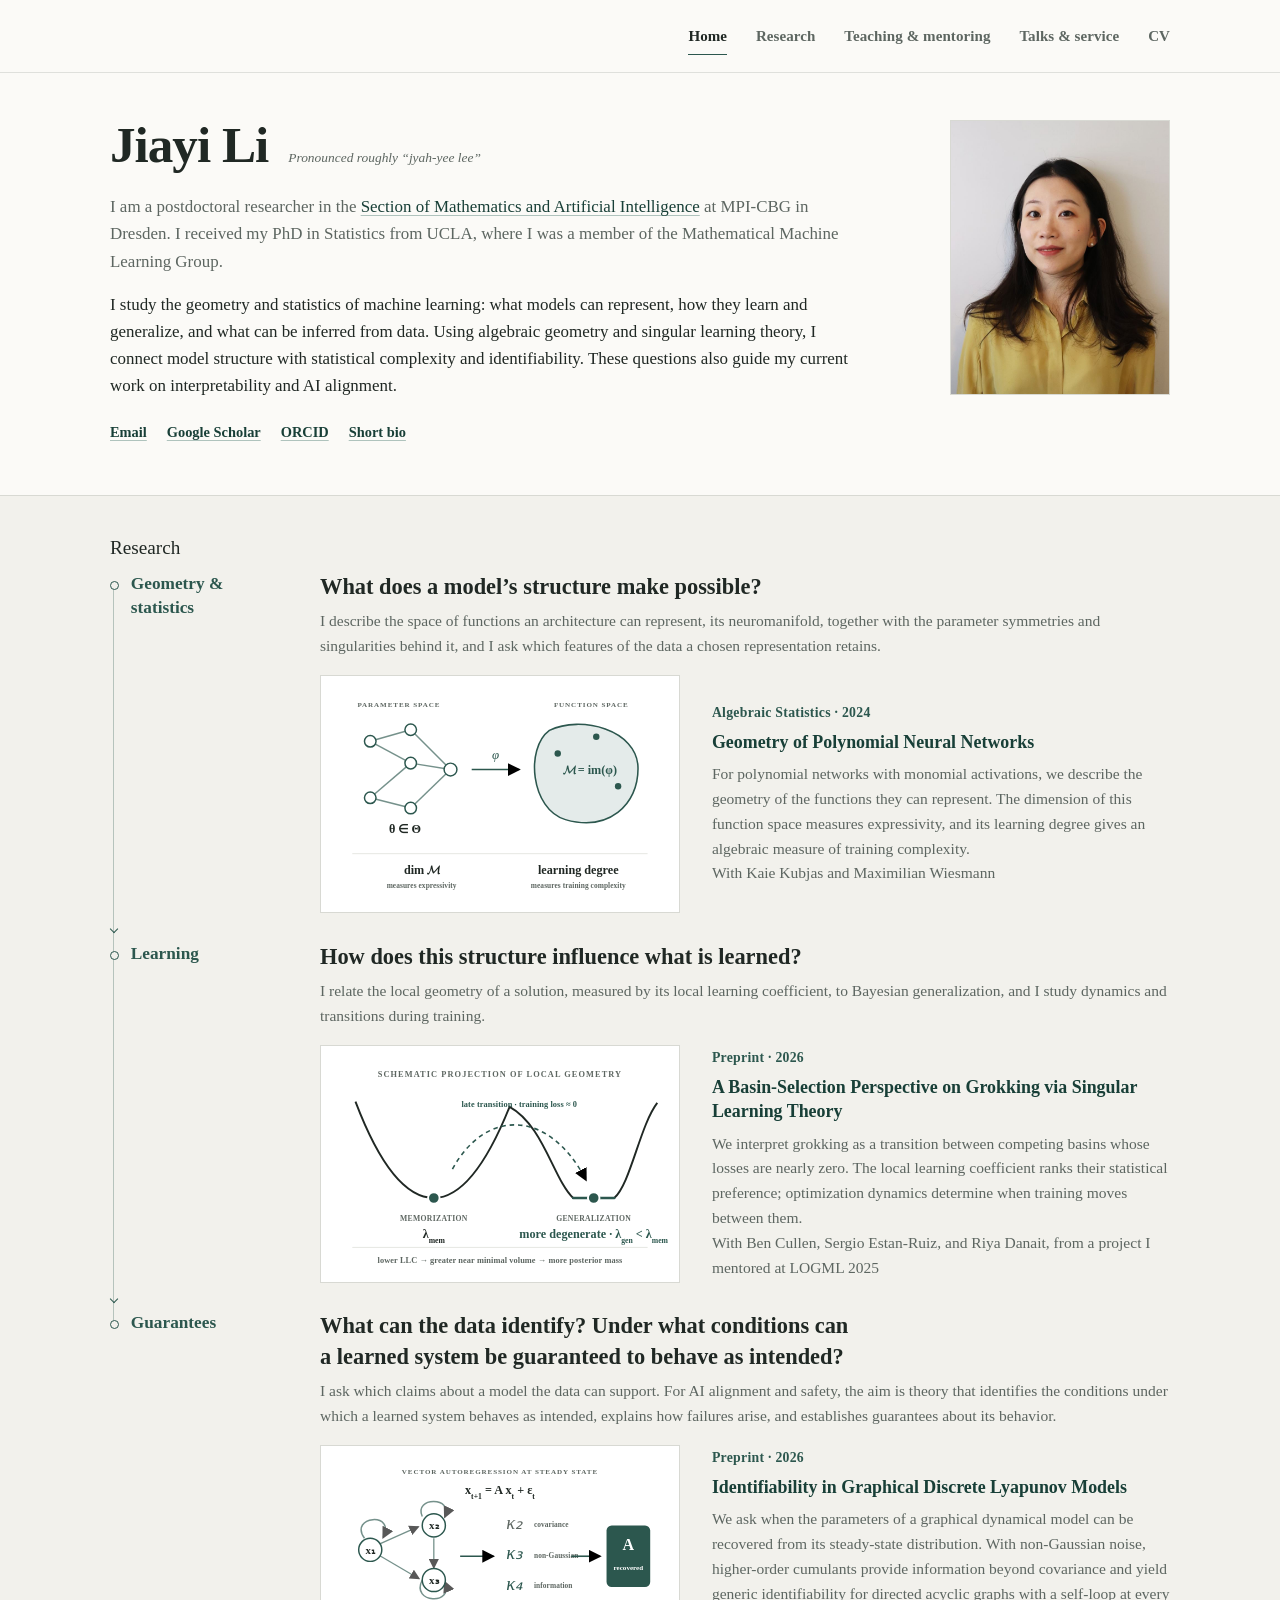
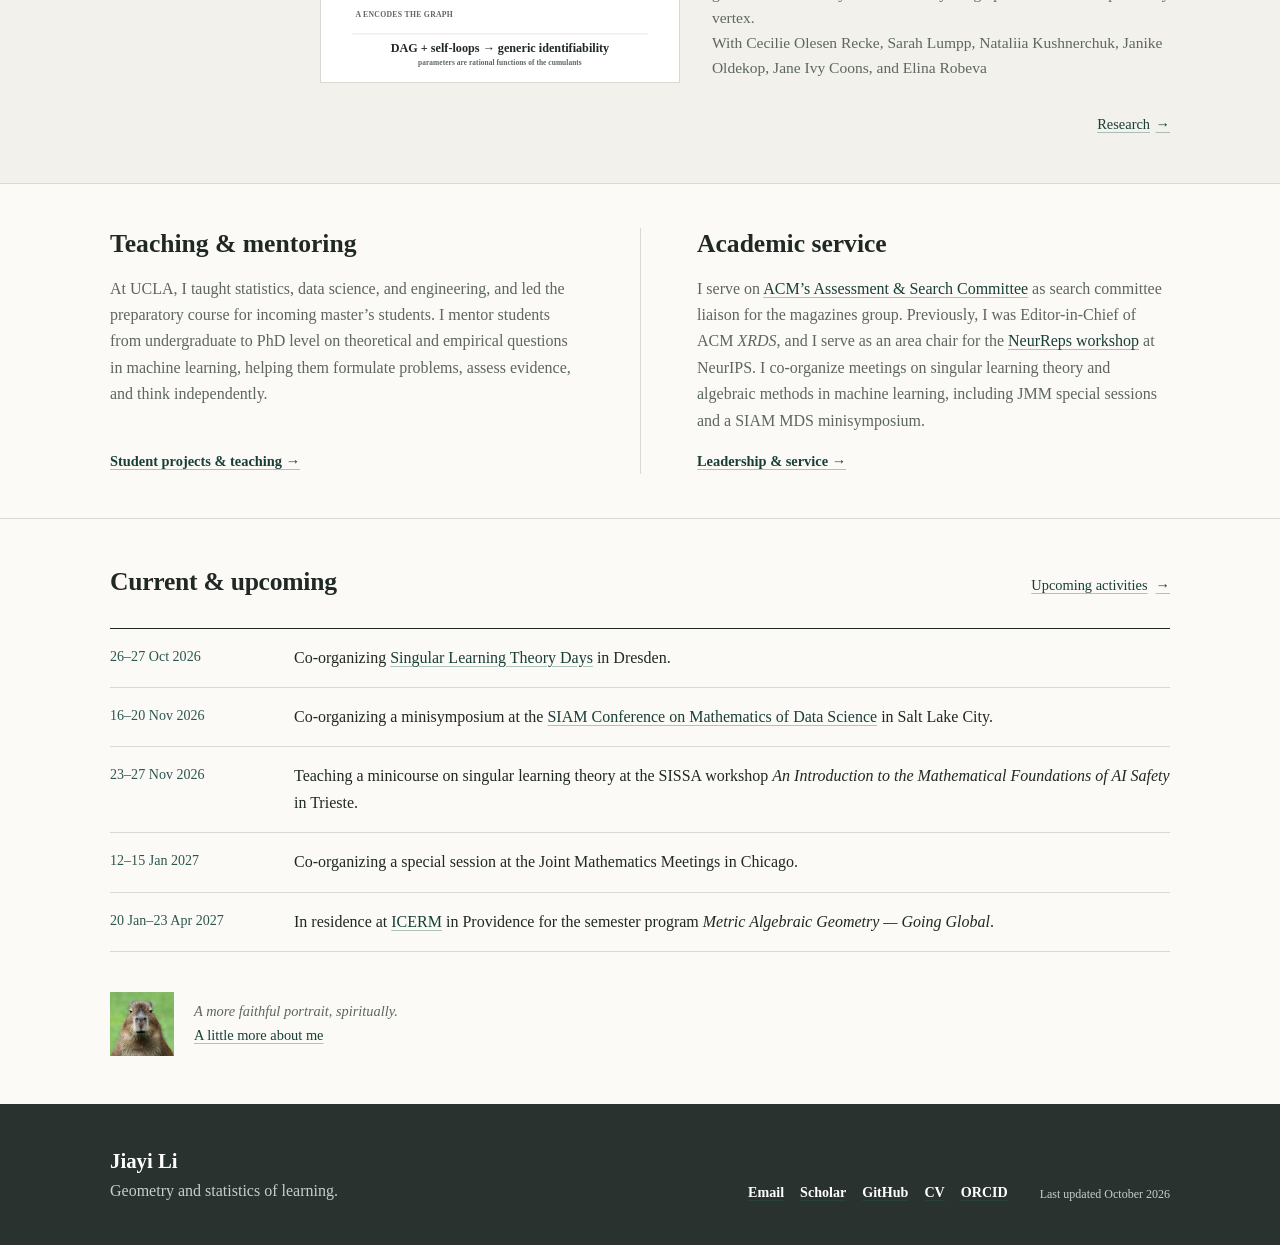
<file: index.html>
<!doctype html>
<html lang="en">
<head>
  <meta charset="utf-8">
  <meta name="viewport" content="width=device-width, initial-scale=1">
  <title>Jiayi Li | Geometry and Statistics of Learning</title>
  <meta name="description" content="Jiayi Li studies the geometry and statistics of machine learning. Postdoctoral researcher at MPI-CBG working on geometry, learning dynamics, and identifiability.">
  <link rel="canonical" href="https://jl2ml.github.io/">
  <meta name="theme-color" content="#fbfaf7">
  <meta property="og:type" content="website">
  <meta property="og:title" content="Jiayi Li | Geometry and Statistics of Learning">
  <meta property="og:description" content="Mathematical and statistical machine learning: geometry, learning dynamics, and identifiability.">
  <meta property="og:url" content="https://jl2ml.github.io/">
  <meta property="og:image" content="https://jl2ml.github.io/images/jiayi-li-profile.jpg">
  <meta name="twitter:card" content="summary_large_image">
  <meta name="twitter:title" content="Jiayi Li | Geometry and Statistics of Learning">
  <meta name="twitter:description" content="Mathematical and statistical machine learning: geometry, learning dynamics, and identifiability.">
  <meta name="twitter:image" content="https://jl2ml.github.io/images/jiayi-li-profile.jpg">
  <link rel="icon" href="favicon.svg" type="image/svg+xml">
  <link rel="icon" href="favicon.png" type="image/png" sizes="64x64">
  <link rel="apple-touch-icon" href="apple-touch-icon.png">
  <link rel="stylesheet" href="site.css?v=20260921">
  <script type="application/ld+json">
  {
    "@context": "https://schema.org",
    "@type": "Person",
    "name": "Jiayi Li",
    "url": "https://jl2ml.github.io/",
    "image": "https://jl2ml.github.io/images/jiayi-li-profile.jpg",
    "jobTitle": ["Postdoctoral Researcher", "ILIAD Fellow"],
    "affiliation": [
      {
        "@type": "Organization",
        "name": "Max Planck Institute of Molecular Cell Biology and Genetics"
      },
      {
        "@type": "Organization",
        "name": "ILIAD",
        "url": "https://www.iliad.ac/"
      }
    ],
    "alumniOf": {
      "@type": "CollegeOrUniversity",
      "name": "University of California, Los Angeles"
    },
    "sameAs": [
      "https://github.com/jl2ml",
      "https://scholar.google.com/citations?user=ZD9YWtIAAAAJ",
      "https://orcid.org/0000-0001-5132-7896"
    ],
    "knowsAbout": [
      "Mathematical machine learning",
      "Algebraic statistics",
      "Neuroalgebraic geometry",
      "Singular learning theory",
      "Identifiability",
      "Artificial intelligence alignment"
    ]
  }
  </script>
</head>
<body>
  <a class="skip-link" href="#main">Skip to content</a>

  <header class="site-header home-header">
    <div class="shell nav-shell">
      <nav class="site-nav" aria-label="Primary navigation">
        <a class="active" href="index.html" aria-current="page">Home</a>
        <a href="research.html">Research</a>
        <a href="teaching.html">Teaching &amp; mentoring</a>
        <a href="service.html">Talks &amp; service</a>
        <a href="JiayiLi_CV.pdf">CV</a>
      </nav>
    </div>
  </header>

  <main id="main" class="faculty-home">
    <section class="profile-hero shell" aria-labelledby="profile-title">
      <div class="profile-copy">
        <div class="profile-heading">
          <h1 id="profile-title">Jiayi Li</h1>
          <p class="profile-pronunciation">Pronounced roughly “jyah-yee lee”</p>
        </div>
        <p class="profile-role">I am a postdoctoral researcher in the <a href="https://www.mpi-cbg.de/research/our-research/research-areas/mathematics-and-artificial-intelligence">Section of Mathematics and Artificial Intelligence</a> at MPI-CBG in Dresden. I received my PhD in Statistics from UCLA, where I was a member of the Mathematical Machine Learning Group.</p>
        <p class="profile-research">I study the geometry and statistics of machine learning: what models can represent, how they learn and generalize, and what can be inferred from data. Using algebraic geometry and singular learning theory, I connect model structure with statistical complexity and identifiability. These questions also guide my current work on interpretability and AI alignment.</p>
        <nav class="quick-links" aria-label="Contact and profile links">
          <a href="mailto:jiayi.li.math@gmail.com">Email</a>
          <a href="https://scholar.google.com/citations?user=ZD9YWtIAAAAJ&amp;sortby=pubdate">Google Scholar</a>
          <a href="https://orcid.org/0000-0001-5132-7896">ORCID</a>
          <a href="bio.html">Short bio</a>
        </nav>
      </div>
      <aside class="profile-aside" aria-label="Portrait">
        <img src="images/jiayi-li-profile.jpg" alt="Portrait of Jiayi Li" width="787" height="986" fetchpriority="high">
      </aside>
    </section>

    <section class="home-research" id="research-agenda" aria-labelledby="research-heading">
      <div class="shell">
        <div class="home-section-heading">
          <h2 id="research-heading">Research</h2>
        </div>
        <div class="research-topics" id="selected-work">
          <section class="research-topic" aria-labelledby="selected-structure">
            <div class="research-topic-label"><p>Geometry &amp; statistics</p></div>
            <div class="research-topic-content">
              <h3 id="selected-structure">What does a model’s structure make possible?</h3>
              <p class="research-lead">I describe the space of functions an architecture can represent, its neuromanifold, together with the parameter symmetries and singularities behind it, and I ask which features of the data a chosen representation retains.</p>
              <article class="home-paper">
                <figure class="work-concept structure-concept">
                <svg viewBox="0 0 520 330" role="img" aria-labelledby="pnn-diagram-title pnn-diagram-desc">
                <title id="pnn-diagram-title">Parameters map to a neuromanifold in function space</title>
                <desc id="pnn-diagram-desc">Network parameters map to the neuromanifold of representable functions. Its dimension measures expressivity, while its learning degree measures algebraic training complexity.</desc>
                <defs><marker id="arrow-structure" markerWidth="8" markerHeight="8" refX="7" refY="4" orient="auto"><path d="M0,0 L8,4 L0,8 Z"></path></marker></defs>
                <text class="diagram-overline" x="38" y="29">PARAMETER SPACE</text>
                <text class="diagram-overline" x="344" y="29">FUNCTION SPACE</text>
                <g class="diagram-lines">
                <line x1="58" y1="83" x2="121" y2="65"></line><line x1="58" y1="83" x2="121" y2="117"></line>
                <line x1="58" y1="171" x2="121" y2="117"></line><line x1="58" y1="171" x2="121" y2="187"></line>
                <line x1="121" y1="65" x2="183" y2="127"></line><line x1="121" y1="117" x2="183" y2="127"></line><line x1="121" y1="187" x2="183" y2="127"></line>
                </g>
                <g class="diagram-nodes"><circle cx="58" cy="83" r="9"></circle><circle cx="58" cy="171" r="9"></circle><circle cx="121" cy="65" r="9"></circle><circle cx="121" cy="117" r="9"></circle><circle cx="121" cy="187" r="9"></circle><circle cx="183" cy="127" r="10"></circle></g>
                <text class="diagram-math" x="112" y="226" text-anchor="middle">θ ∈ Θ</text>
                <path class="diagram-arrow" d="M216 127 H290" marker-end="url(#arrow-structure)"></path>
                <text class="diagram-map-label" x="253" y="111" text-anchor="middle">φ</text>
                <path class="diagram-surface" d="M337 66 C386 42 474 65 475 124 C476 183 428 224 362 205 C308 189 299 94 337 66 Z"></path>
                <circle class="diagram-point" cx="350" cy="102" r="5"></circle><circle class="diagram-point" cx="410" cy="76" r="5"></circle><circle class="diagram-point" cx="444" cy="153" r="5"></circle>
                <text class="diagram-math diagram-accent" x="400" y="134" text-anchor="middle">𝓜 = im(φ)</text>
                <line class="diagram-divider" x1="30" y1="258" x2="490" y2="258"></line>
                <text class="diagram-key" x="138" y="289" text-anchor="middle">dim 𝓜</text>
                <text class="diagram-note" x="138" y="311" text-anchor="middle">measures expressivity</text>
                <text class="diagram-key" x="382" y="289" text-anchor="middle">learning degree</text>
                <text class="diagram-note" x="382" y="311" text-anchor="middle">measures training complexity</text>
                </svg>
                </figure>
                <div class="home-paper-copy">
                  <p class="rule-label">Algebraic Statistics · 2024</p>
                  <h4><a href="https://arxiv.org/abs/2402.00949">Geometry of Polynomial Neural Networks</a></h4>
                  <p>For polynomial networks with monomial activations, we describe the geometry of the functions they can represent. The dimension of this function space measures expressivity, and its learning degree gives an algebraic measure of training complexity.</p>
                  <p class="home-paper-collaborators">With Kaie Kubjas and Maximilian Wiesmann</p>
                </div>
              </article>
            </div>
          </section>
          <section class="research-topic" aria-labelledby="selected-dynamics">
            <div class="research-topic-label"><p>Learning</p></div>
            <div class="research-topic-content">
              <h3 id="selected-dynamics">How does this structure influence what is learned?</h3>
              <p class="research-lead">I relate the local geometry of a solution, measured by its local learning coefficient, to Bayesian generalization, and I study dynamics and transitions during training.</p>
              <article class="home-paper">
                <figure class="work-concept dynamics-concept">
                <svg viewBox="0 0 520 330" role="img" aria-labelledby="grokking-diagram-title grokking-diagram-desc">
                <title id="grokking-diagram-title">Training moves toward a solution with more degenerate local geometry</title>
                <desc id="grokking-diagram-desc">A schematic projection of local loss geometry. The memorizing solution is drawn with a quadratic curve as a visual proxy, without implying that it is regular or nondegenerate. The lower LLC generalizing solution is drawn with a more pronounced degenerate parameter direction, representing greater near minimal parameter volume rather than ordinary curvature alone.</desc>
                <defs><marker id="arrow-dynamics" markerWidth="8" markerHeight="8" refX="7" refY="4" orient="auto"><path d="M0,0 L8,4 L0,8 Z"></path></marker></defs>
                <text class="diagram-overline" x="260" y="29" text-anchor="middle">SCHEMATIC PROJECTION OF LOCAL GEOMETRY</text>
                <path class="diagram-landscape" d="M35 68 Q92 218 157 218 Q218 218 275 76 C327 104 344 190 374 218 L438 218 C463 197 478 105 505 70"></path>
                <path class="diagram-degenerate-direction" d="M374 218 L438 218"></path>
                <circle class="diagram-basin warm-point" cx="157" cy="218" r="9"></circle><circle class="diagram-basin cool-point" cx="406" cy="218" r="9"></circle>
                <path class="diagram-trajectory" d="M186 173 C237 79 336 78 394 190" marker-end="url(#arrow-dynamics)"></path>
                <text class="diagram-note trajectory-label" x="290" y="76" text-anchor="middle">late transition · training loss ≈ 0</text>
                <text class="diagram-label" x="157" y="254" text-anchor="middle">MEMORIZATION</text>
                <text class="diagram-key" x="157" y="280" text-anchor="middle">λ<tspan baseline-shift="sub" font-size="12">mem</tspan></text>
                <text class="diagram-label" x="406" y="254" text-anchor="middle">GENERALIZATION</text>
                <text class="diagram-key diagram-accent" x="406" y="280" text-anchor="middle">more degenerate · λ<tspan baseline-shift="sub" font-size="12">gen</tspan> &lt; λ<tspan baseline-shift="sub" font-size="12">mem</tspan></text>
                <line class="diagram-divider" x1="30" y1="295" x2="490" y2="295"></line>
                <text class="diagram-note" x="260" y="319" text-anchor="middle">lower LLC  →  greater near minimal volume  →  more posterior mass</text>
                </svg>
                </figure>
                <div class="home-paper-copy">
                  <p class="rule-label">Preprint · 2026</p>
                  <h4><a href="https://arxiv.org/abs/2603.01192">A Basin-Selection Perspective on Grokking via Singular Learning Theory</a></h4>
                  <p>We interpret grokking as a transition between competing basins whose losses are nearly zero. The local learning coefficient ranks their statistical preference; optimization dynamics determine when training moves between them.</p>
                  <p class="home-paper-collaborators">With Ben Cullen, Sergio Estan-Ruiz, and Riya Danait, from a project I mentored at LOGML 2025</p>
                </div>
              </article>
            </div>
          </section>
          <section class="research-topic" aria-labelledby="selected-guarantees">
            <div class="research-topic-label"><p>Guarantees</p></div>
            <div class="research-topic-content">
              <h3 id="selected-guarantees">What can the data identify? Under what conditions can a learned system be guaranteed to behave as intended?</h3>
              <p class="research-lead">I ask which claims about a model the data can support. For AI alignment and safety, the aim is theory that identifies the conditions under which a learned system behaves as intended, explains how failures arise, and establishes guarantees about its behavior.</p>
              <article class="home-paper">
                <figure class="work-concept guarantees-concept">
                <svg viewBox="0 0 520 330" role="img" aria-labelledby="lyapunov-diagram-title lyapunov-diagram-desc">
                <title id="lyapunov-diagram-title">Third and fourth cumulants identify a directed dynamical system</title>
                <desc id="lyapunov-diagram-desc">For a vector autoregressive model at steady state, third and fourth cumulants supplement covariance information and allow the directed parameter matrix to be recovered when the noise is not Gaussian.</desc>
                <defs><marker id="arrow-guarantees" markerWidth="8" markerHeight="8" refX="7" refY="4" orient="auto"><path d="M0,0 L8,4 L0,8 Z"></path></marker></defs>
                <text class="diagram-overline" x="260" y="25" text-anchor="middle">VECTOR AUTOREGRESSION AT STEADY STATE</text>
                <text class="diagram-math" x="260" y="56" text-anchor="middle">x<tspan baseline-shift="sub" font-size="12">t+1</tspan> = A x<tspan baseline-shift="sub" font-size="12">t</tspan> + ε<tspan baseline-shift="sub" font-size="12">t</tspan></text>
                <g class="diagram-lines arrowed-lines">
                <line x1="72" y1="134" x2="133" y2="107" marker-end="url(#arrow-guarantees)"></line>
                <line x1="71" y1="151" x2="134" y2="188" marker-end="url(#arrow-guarantees)"></line>
                <line x1="157" y1="125" x2="157" y2="171" marker-end="url(#arrow-guarantees)"></line>
                <path d="M49 125 C24 90 99 83 78 124" marker-end="url(#arrow-guarantees)"></path>
                <path d="M139 91 C125 60 189 60 174 92" marker-end="url(#arrow-guarantees)"></path>
                <path d="M139 190 C120 227 190 230 174 193" marker-end="url(#arrow-guarantees)"></path>
                </g>
                <g class="diagram-nodes large-nodes"><circle cx="58" cy="143" r="18"></circle><circle cx="157" cy="105" r="18"></circle><circle cx="157" cy="190" r="18"></circle></g>
                <text class="diagram-node-label" x="58" y="149" text-anchor="middle">x₁</text><text class="diagram-node-label" x="157" y="111" text-anchor="middle">x₂</text><text class="diagram-node-label" x="157" y="196" text-anchor="middle">x₃</text>
                <text class="diagram-label" x="111" y="248" text-anchor="middle">A ENCODES THE GRAPH</text>
                <path class="diagram-arrow" d="M198 153 H250" marker-end="url(#arrow-guarantees)"></path>
                <g class="diagram-cumulant-stack">
                <text class="diagram-cumulants muted-cumulant" x="270" y="111">κ₂</text><text class="diagram-note" x="313" y="108">covariance</text>
                <text class="diagram-cumulants" x="270" y="158">κ₃</text><text class="diagram-note" x="313" y="155">non-Gaussian</text>
                <text class="diagram-cumulants" x="270" y="205">κ₄</text><text class="diagram-note" x="313" y="202">information</text>
                </g>
                <path class="diagram-arrow" d="M371 153 H416" marker-end="url(#arrow-guarantees)"></path>
                <g class="diagram-result"><rect x="426" y="105" width="68" height="96" rx="8"></rect><text x="460" y="144">A</text><text x="460" y="174">recovered</text></g>
                <line class="diagram-divider" x1="30" y1="274" x2="490" y2="274"></line>
                <text class="diagram-key" x="260" y="302" text-anchor="middle">DAG + self-loops  →  generic identifiability</text>
                <text class="diagram-note" x="260" y="322" text-anchor="middle">parameters are rational functions of the cumulants</text>
                </svg>
                </figure>
                <div class="home-paper-copy">
                  <p class="rule-label">Preprint · 2026</p>
                  <h4><a href="https://arxiv.org/abs/2601.21818">Identifiability in Graphical Discrete Lyapunov Models</a></h4>
                  <p>We ask when the parameters of a graphical dynamical model can be recovered from its steady-state distribution. With non-Gaussian noise, higher-order cumulants provide information beyond covariance and yield generic identifiability for directed acyclic graphs with a self-loop at every vertex.</p>
                  <p class="home-paper-collaborators">With Cecilie Olesen Recke, Sarah Lumpp, Nataliia Kushnerchuk, Janike Oldekop, Jane Ivy Coons, and Elina Robeva</p>
                </div>
              </article>
            </div>
          </section>
        </div>
        <div class="research-footer">
          <a href="research.html" id="papers">Research <span aria-hidden="true">→</span></a>
        </div>
      </div>
    </section>

    <section class="home-evidence" aria-label="Teaching, mentoring, and academic community">
      <div class="shell evidence-grid">
        <article>
          <h2>Teaching &amp; mentoring</h2>
          <p>At UCLA, I taught statistics, data science, and engineering, and led the preparatory course for incoming master’s students. I mentor students from undergraduate to PhD level on theoretical and empirical questions in machine learning, helping them formulate problems, assess evidence, and think independently.</p>
          <a class="text-link" href="teaching.html">Student projects &amp; teaching <span aria-hidden="true">→</span></a>
        </article>
        <article>
          <h2>Academic service</h2>
          <p>I serve on <a href="https://www.acm.org/publications/publications-board-committees">ACM’s Assessment &amp; Search Committee</a> as search committee liaison for the magazines group. Previously, I was Editor-in-Chief of ACM <em>XRDS</em>, and I serve as an area chair for the <a href="https://neurreps.org/">NeurReps workshop</a> at NeurIPS. I co-organize meetings on singular learning theory and algebraic methods in machine learning, including JMM special sessions and a SIAM MDS minisymposium.</p>
          <a class="text-link" href="service.html#academic-service">Leadership &amp; service <span aria-hidden="true">→</span></a>
        </article>
      </div>
    </section>

    <section class="home-section shell" aria-labelledby="current-heading">
      <div class="home-section-heading"><h2 id="current-heading">Current &amp; upcoming</h2><a href="service.html#upcoming-talks">Upcoming activities <span aria-hidden="true">→</span></a></div>
      <ul class="home-updates">
        <li><time datetime="2026-10-26">26–27 Oct 2026</time><p>Co-organizing <a href="https://plan.events.mpg.de/event/783/">Singular Learning Theory Days</a> in Dresden.</p></li>
        <li><time datetime="2026-11-16">16–20 Nov 2026</time><p>Co-organizing a minisymposium at the <a href="https://www.siam.org/conferences-events/siam-conferences/mds26/">SIAM Conference on Mathematics of Data Science</a> in Salt Lake City.</p></li>
        <li><time datetime="2026-11-23">23–27 Nov 2026</time><p>Teaching a minicourse on singular learning theory at the SISSA workshop <em>An Introduction to the Mathematical Foundations of AI Safety</em> in Trieste.</p></li>
        <li><time datetime="2027-01-12">12–15 Jan 2027</time><p>Co-organizing a special session at the Joint Mathematics Meetings in Chicago.</p></li>
        <li><time datetime="2027-01-20">20 Jan–23 Apr 2027</time><p>In residence at <a href="https://icerm.brown.edu/program/semester_program/sp-s27">ICERM</a> in Providence for the semester program <em>Metric Algebraic Geometry — Going Global</em>.</p></li>
      </ul>
      <div class="personal-footnote" id="beyond-the-papers"><img src="images/capibara.png" alt="A capybara, a spiritual portrait of Jiayi" width="64" height="64" loading="lazy"><p><em>A more faithful portrait, spiritually.</em><br><a href="misc.html">A little more about me</a></p></div>
    </section>
  </main>

  <footer class="site-footer">
    <div class="shell footer-grid">
      <div>
        <p class="footer-name">Jiayi Li</p>
        <p>Geometry and statistics of learning.</p>
      </div>
      <div class="footer-links">
        <a href="mailto:jiayi.li.math@gmail.com">Email</a>
        <a href="https://scholar.google.com/citations?user=ZD9YWtIAAAAJ&amp;sortby=pubdate">Scholar</a>
        <a href="https://github.com/jl2ml">GitHub</a>
        <a href="JiayiLi_CV.pdf">CV</a>
        <a href="https://orcid.org/0000-0001-5132-7896">ORCID</a>
      </div>
      <p class="footer-meta">Last updated October 2026</p>
    </div>
  </footer>
</body>
</html>
</file>
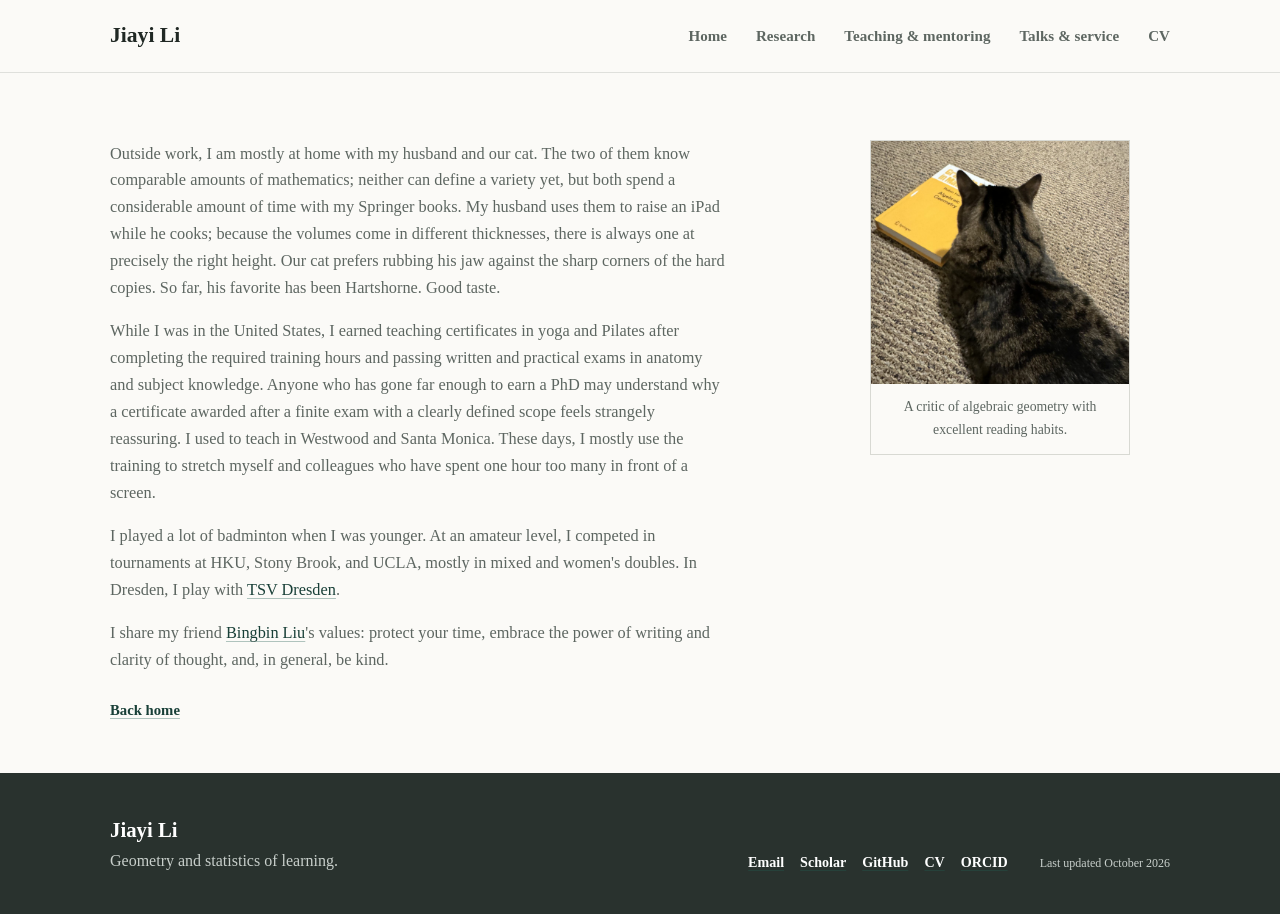
<file: activities.html>
<!doctype html>
<html lang="en">
<head><meta charset="utf-8"><meta name="viewport" content="width=device-width, initial-scale=1"><title>Beyond the Papers | Jiayi Li</title><meta http-equiv="refresh" content="0; url=misc.html"><meta name="robots" content="noindex, follow"><link rel="canonical" href="https://jl2ml.github.io/misc.html"><link rel="icon" href="favicon.svg" type="image/svg+xml"><link rel="icon" href="favicon.png" type="image/png" sizes="64x64"><link rel="apple-touch-icon" href="apple-touch-icon.png"><link rel="stylesheet" href="site.css?v=20260921"></head>
<body><main class="page-hero shell"><p class="eyebrow">Page moved</p><h1>A little more about me.</h1><p class="page-lede">Continue to <a href="misc.html">Beyond the Papers</a>.</p></main></body>
</html>
</file>
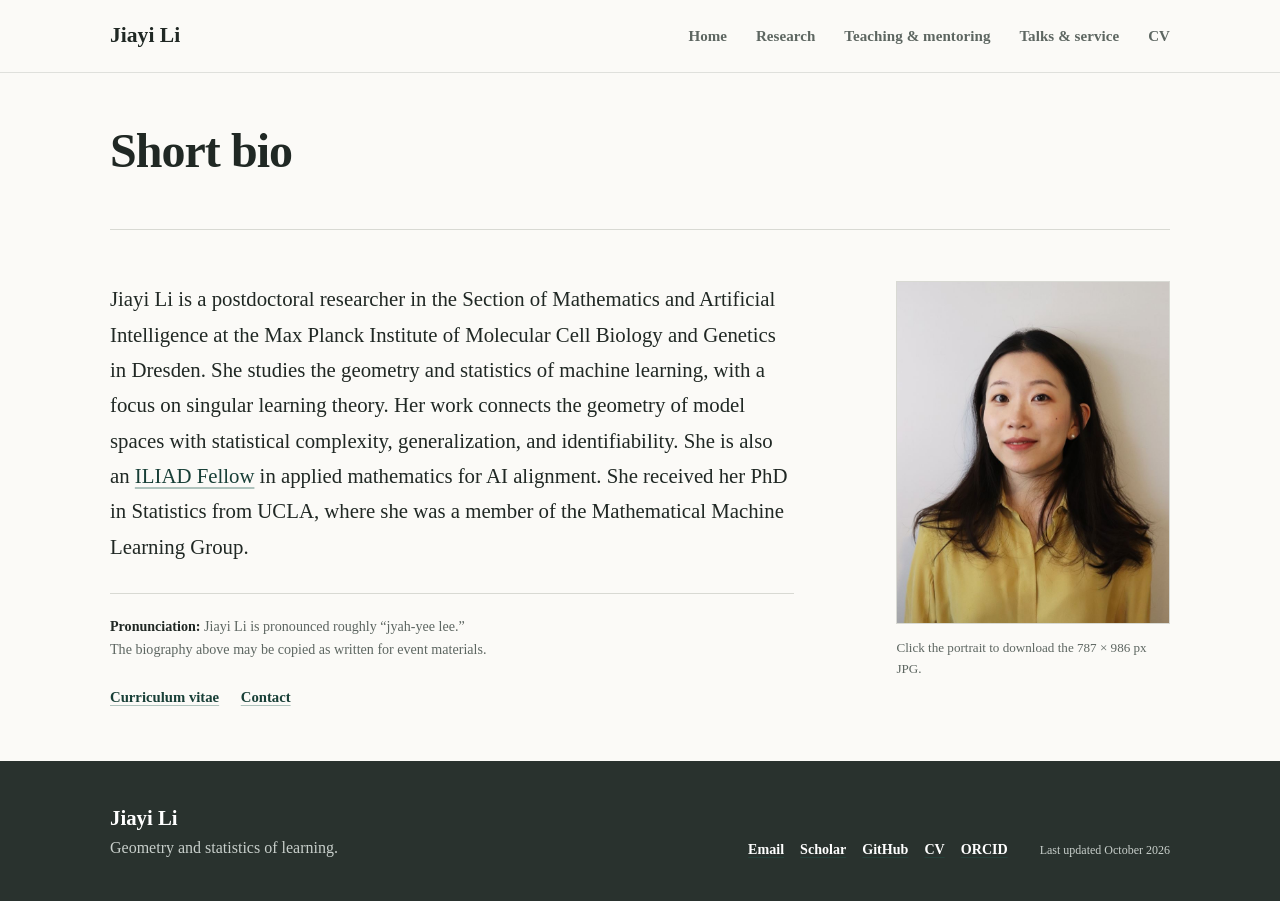
<file: bio.html>
<!doctype html>
<html lang="en">
<head><meta charset="utf-8"><meta name="viewport" content="width=device-width, initial-scale=1"><title>Short Bio | Jiayi Li</title><meta name="description" content="A professional biography, pronunciation guide, and portrait for Jiayi Li."><link rel="canonical" href="https://jl2ml.github.io/bio.html"><meta name="theme-color" content="#fbfaf7"><link rel="icon" href="favicon.svg" type="image/svg+xml"><link rel="icon" href="favicon.png" type="image/png" sizes="64x64"><link rel="apple-touch-icon" href="apple-touch-icon.png"><link rel="stylesheet" href="site.css?v=20260921"></head>
<body>
  <a class="skip-link" href="#main">Skip to content</a>
  <header class="site-header"><div class="shell nav-shell"><a class="wordmark" href="index.html" aria-label="Jiayi Li, home"><span class="wordmark-name">Jiayi Li</span><span class="wordmark-mark" aria-hidden="true">∿</span></a><nav class="site-nav" aria-label="Primary navigation"><a href="index.html">Home</a><a href="research.html">Research</a><a href="teaching.html">Teaching &amp; mentoring</a><a href="service.html">Talks &amp; service</a><a href="JiayiLi_CV.pdf">CV</a></nav></div></header>
  <main id="main">
    <section class="page-hero shell"><h1>Short bio</h1></section>
    <section class="section-pad shell bio-layout">
      <div class="bio-copy"><p>Jiayi Li is a postdoctoral researcher in the Section of Mathematics and Artificial Intelligence at the Max Planck Institute of Molecular Cell Biology and Genetics in Dresden. She studies the geometry and statistics of machine learning, with a focus on singular learning theory. Her work connects the geometry of model spaces with statistical complexity, generalization, and identifiability. She is also an <a href="https://www.iliad.ac/fellowship">ILIAD Fellow</a> in applied mathematics for AI alignment. She received her PhD in Statistics from UCLA, where she was a member of the Mathematical Machine Learning Group.</p><p class="bio-use-note"><strong>Pronunciation:</strong> Jiayi Li is pronounced roughly “jyah-yee lee.”<br>The biography above may be copied as written for event materials.</p><div class="page-actions"><a href="JiayiLi_CV.pdf">Curriculum vitae</a><a href="mailto:jiayi.li.math@gmail.com">Contact</a></div></div>
      <aside class="bio-portrait"><a href="images/jiayi-li-profile.jpg" download="jiayi-li-profile.jpg"><img src="images/jiayi-li-profile.jpg" alt="Professional portrait of Jiayi Li" width="787" height="986"></a><p>Click the portrait to download the 787 × 986 px JPG.</p></aside>
    </section>
  </main>
  <footer class="site-footer"><div class="shell footer-grid"><div><p class="footer-name">Jiayi Li</p><p>Geometry and statistics of learning.</p></div><div class="footer-links"><a href="mailto:jiayi.li.math@gmail.com">Email</a><a href="https://scholar.google.com/citations?user=ZD9YWtIAAAAJ&amp;sortby=pubdate">Scholar</a><a href="https://github.com/jl2ml">GitHub</a><a href="JiayiLi_CV.pdf">CV</a><a href="https://orcid.org/0000-0001-5132-7896">ORCID</a></div><p class="footer-meta">Last updated October 2026</p></div></footer>
</body>
</html>
</file>
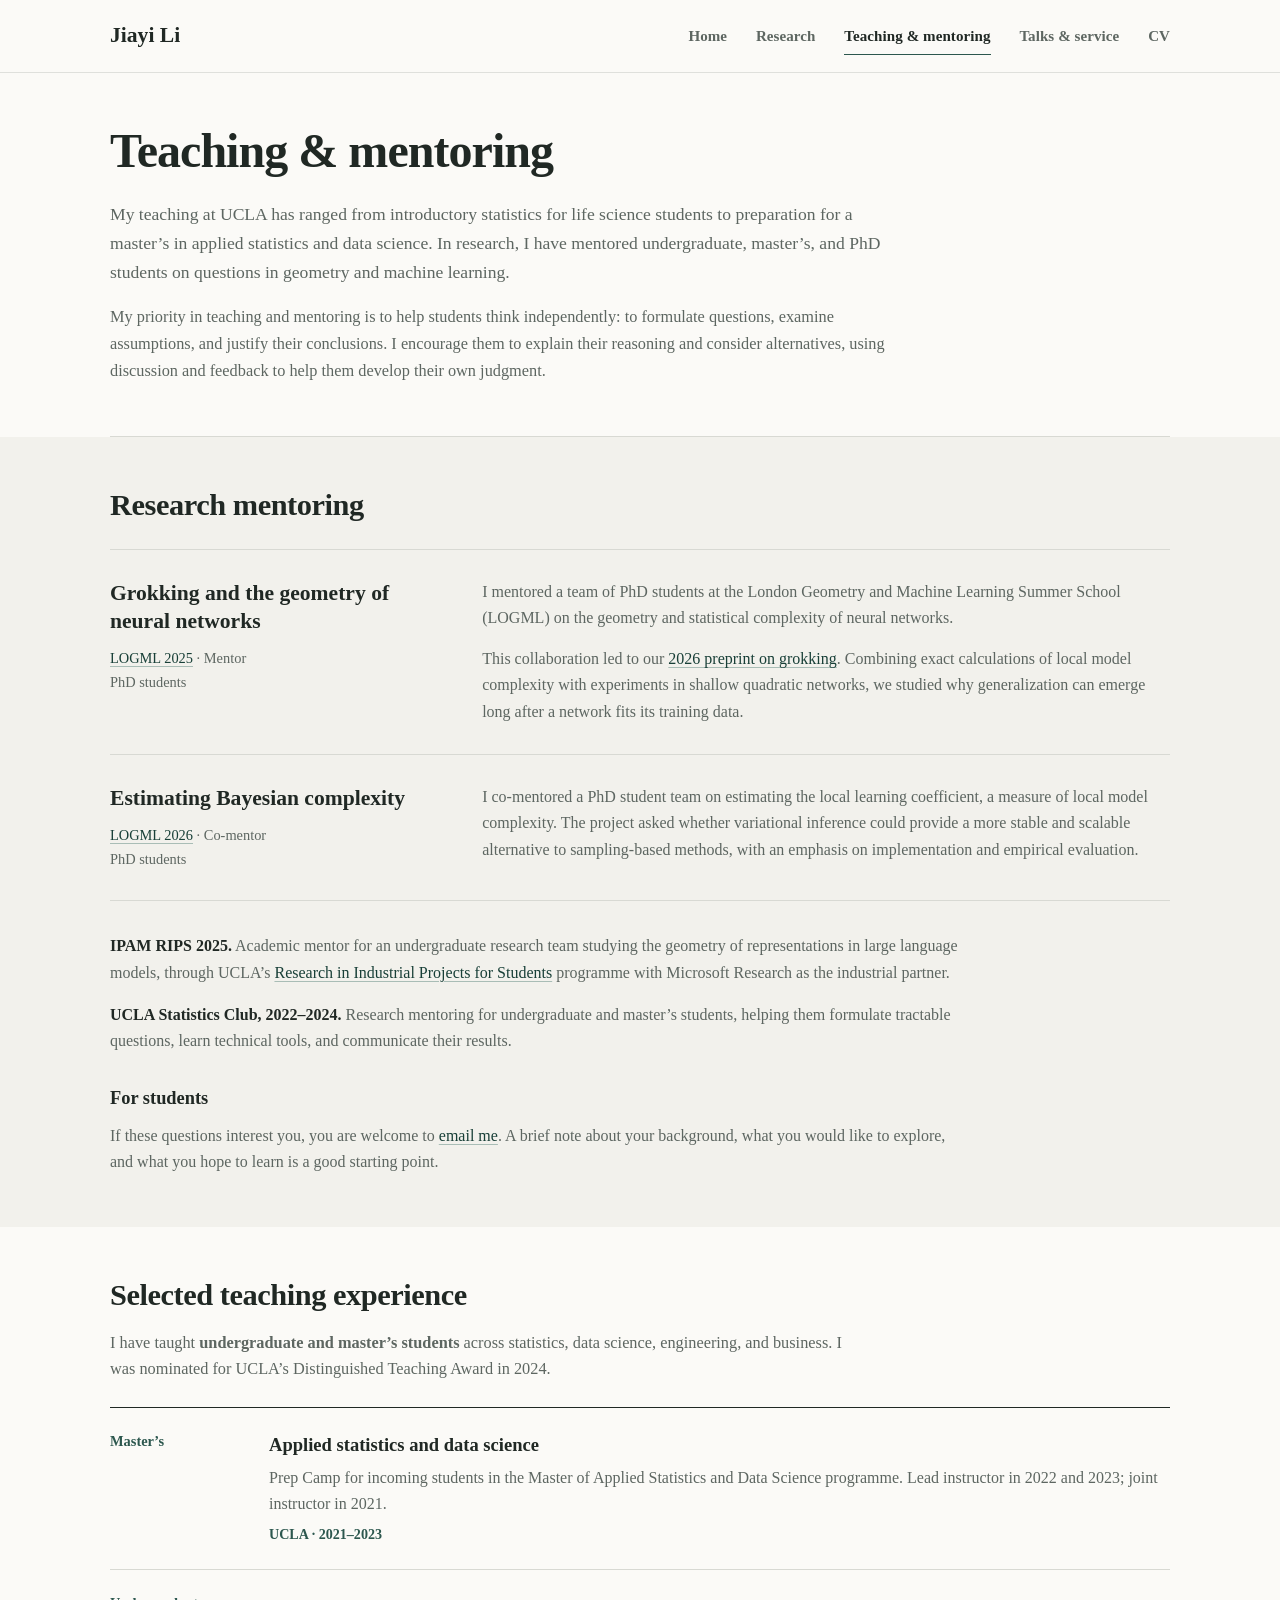
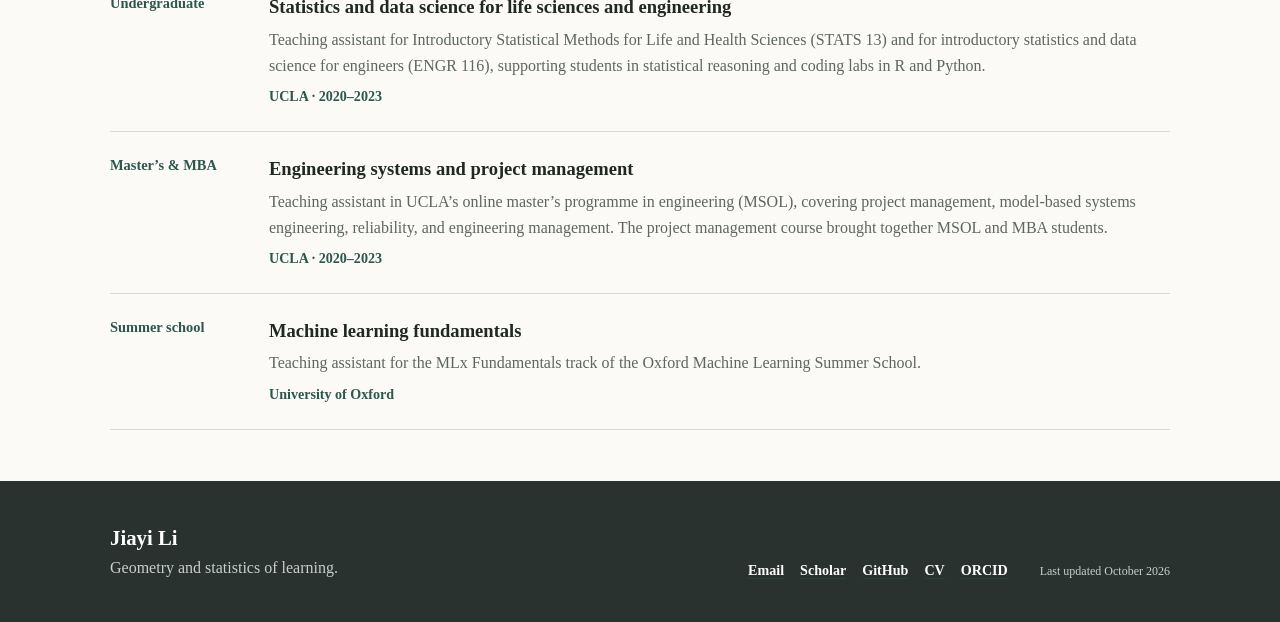
<file: courses.html>
<!doctype html>
<html lang="en">
<head><meta charset="utf-8"><meta name="viewport" content="width=device-width, initial-scale=1"><title>Teaching &amp; Mentoring | Jiayi Li</title><meta http-equiv="refresh" content="0; url=teaching.html"><meta name="robots" content="noindex, follow"><link rel="canonical" href="https://jl2ml.github.io/teaching.html"><link rel="icon" href="favicon.svg" type="image/svg+xml"><link rel="icon" href="favicon.png" type="image/png" sizes="64x64"><link rel="apple-touch-icon" href="apple-touch-icon.png"><link rel="stylesheet" href="site.css?v=20260921"></head>
<body><main class="page-hero shell"><p class="eyebrow">Page moved</p><h1>Courses now live with teaching &amp; mentoring.</h1><p class="page-lede">Continue to <a href="teaching.html">Teaching &amp; Mentoring</a>.</p></main></body>
</html>
</file>
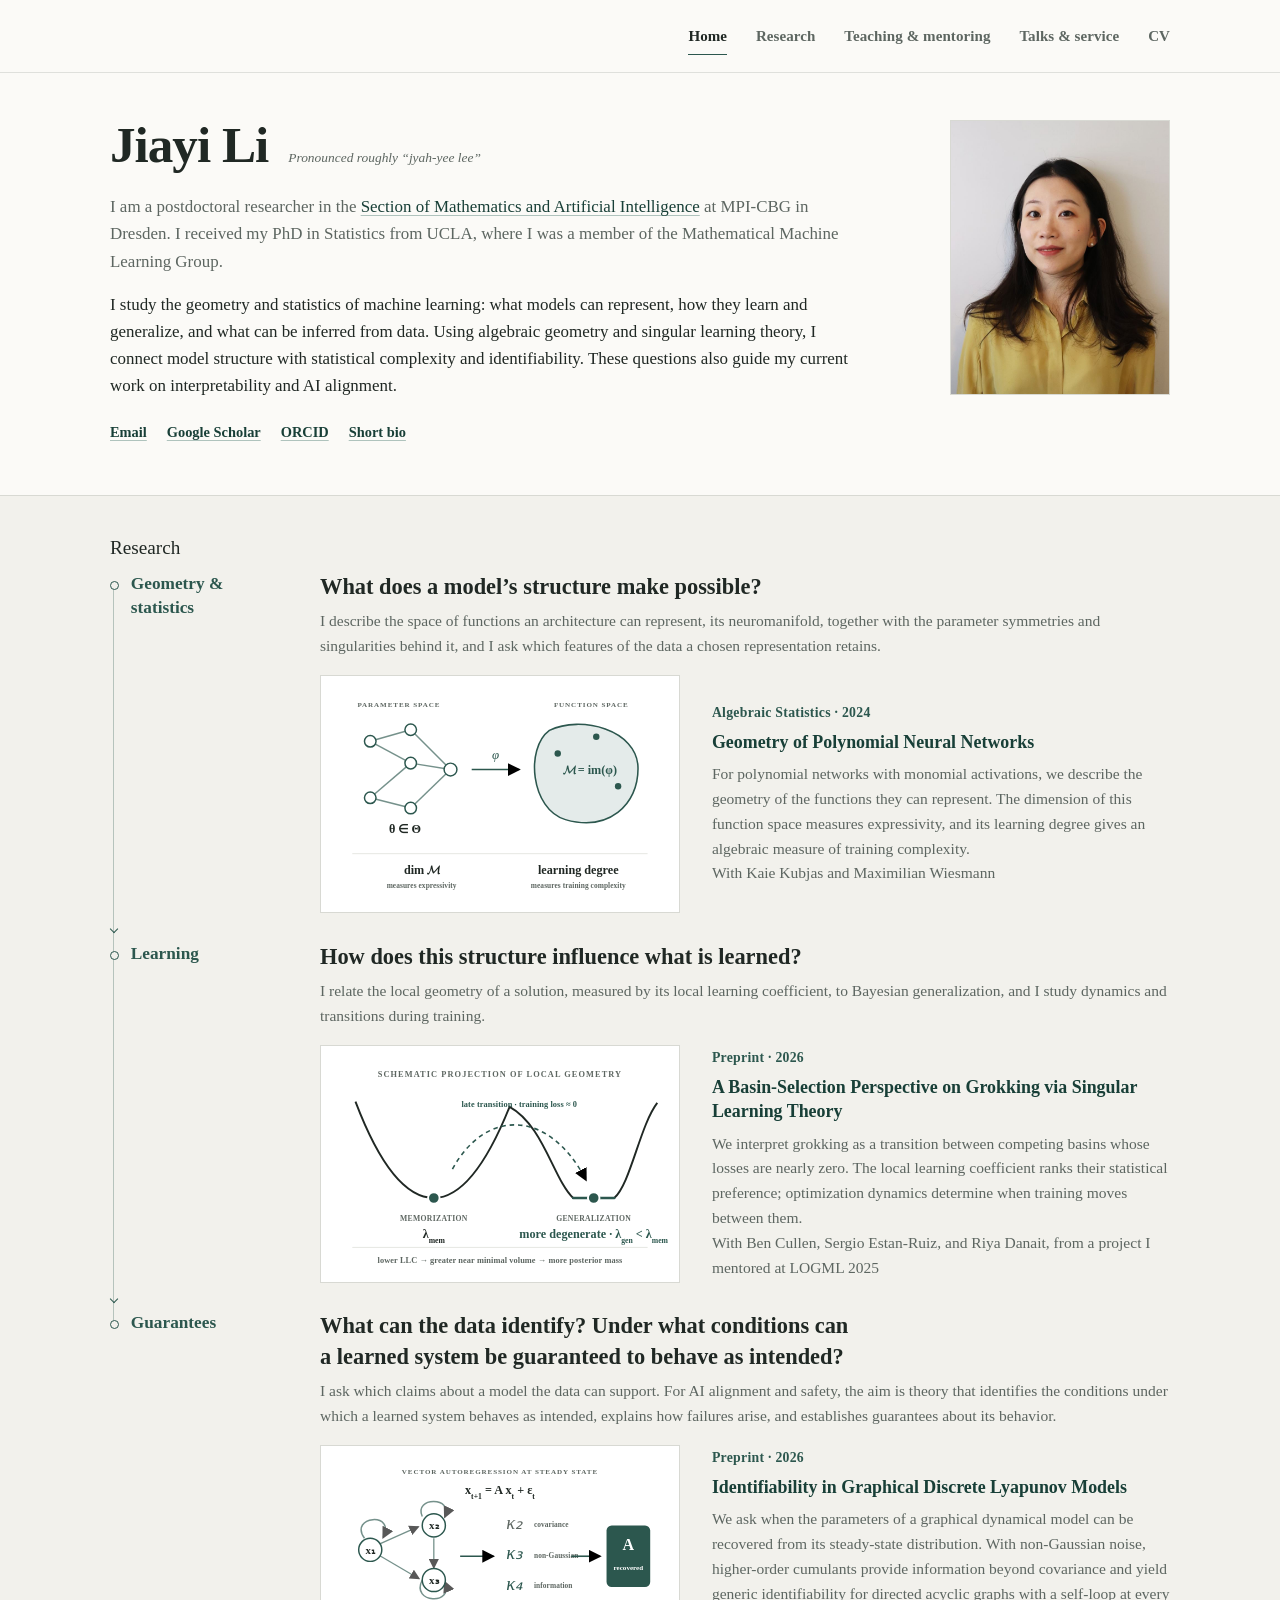
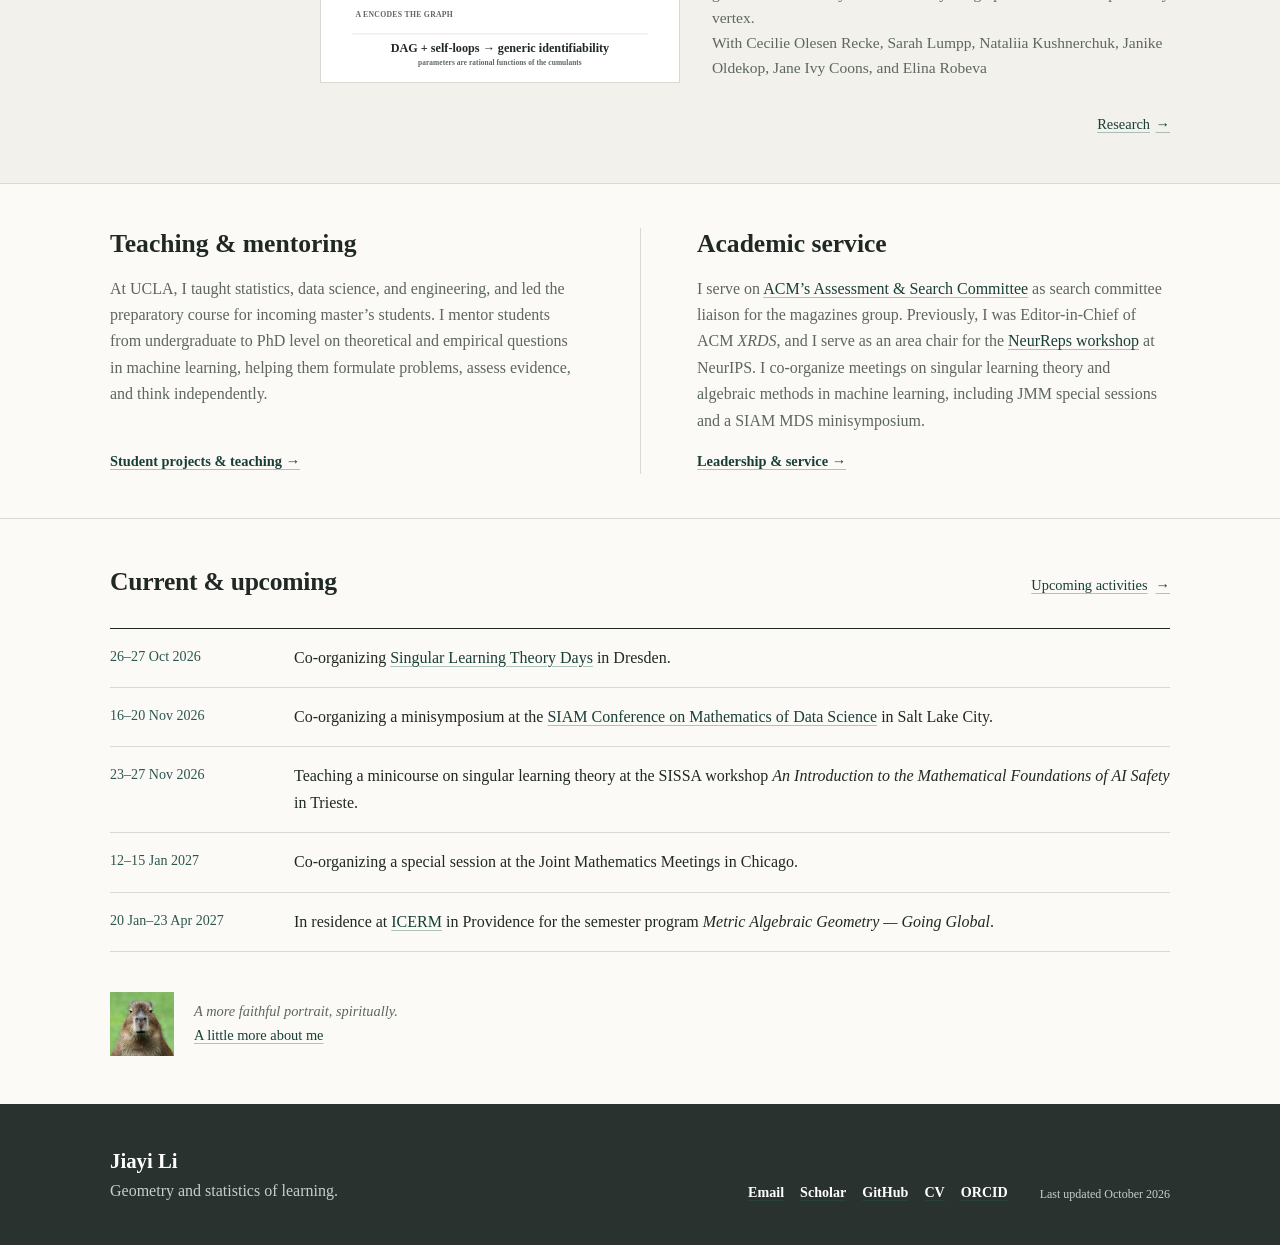
<file: MENU.html>
<!doctype html>
<html lang="en">
<head>
  <meta charset="utf-8">
  <meta name="viewport" content="width=device-width, initial-scale=1">
  <title>Jiayi Li</title>
  <meta http-equiv="refresh" content="0; url=index.html">
  <meta name="robots" content="noindex, follow">
  <link rel="canonical" href="https://jl2ml.github.io/">
  <link rel="icon" href="favicon.svg" type="image/svg+xml">
  <link rel="icon" href="favicon.png" type="image/png" sizes="64x64">
  <link rel="apple-touch-icon" href="apple-touch-icon.png">
  <link rel="stylesheet" href="site.css?v=20260921">
</head>
<body>
  <main class="page-hero shell">
    <p class="eyebrow">Page moved</p>
    <h1>This legacy page now points home.</h1>
    <p class="page-lede">Continue to <a href="index.html">Jiayi Li's homepage</a>.</p>
  </main>
</body>
</html>
</file>
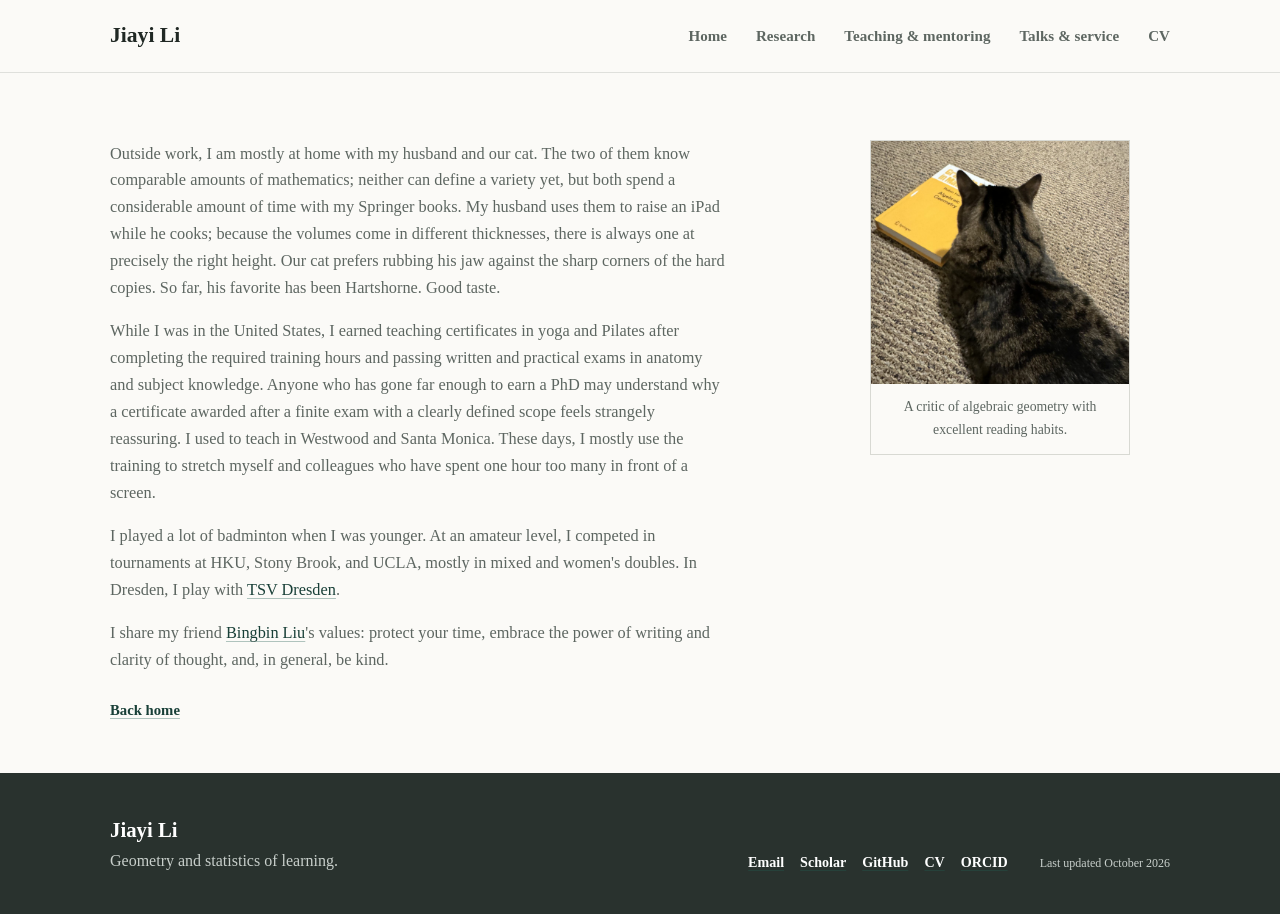
<file: misc.html>
<!doctype html>
<html lang="en">
<head><meta charset="utf-8"><meta name="viewport" content="width=device-width, initial-scale=1"><title>A Little More About Me | Jiayi Li</title><meta name="description" content="A little more about Jiayi Li beyond mathematics: family, badminton, movement, and books."><link rel="canonical" href="https://jl2ml.github.io/misc.html"><meta name="theme-color" content="#fbfaf7"><link rel="icon" href="favicon.svg" type="image/svg+xml"><link rel="icon" href="favicon.png" type="image/png" sizes="64x64"><link rel="apple-touch-icon" href="apple-touch-icon.png"><link rel="stylesheet" href="site.css?v=20260921"></head>
<body>
  <a class="skip-link" href="#main">Skip to content</a>
  <header class="site-header"><div class="shell nav-shell"><a class="wordmark" href="index.html" aria-label="Jiayi Li, home"><span class="wordmark-name">Jiayi Li</span><span class="wordmark-mark" aria-hidden="true">∿</span></a><nav class="site-nav" aria-label="Primary navigation"><a href="index.html">Home</a><a href="research.html">Research</a><a href="teaching.html">Teaching &amp; mentoring</a><a href="service.html">Talks &amp; service</a><a href="JiayiLi_CV.pdf">CV</a></nav></div></header>
  <main id="main">
    <h1 class="visually-hidden">A little more about me</h1>
    <section class="section-pad shell personal-grid">
      <div class="prose">
        <p>Outside work, I am mostly at home with my husband and our cat. The two of them know comparable amounts of mathematics; neither can define a variety yet, but both spend a considerable amount of time with my Springer books. My husband uses them to raise an iPad while he cooks; because the volumes come in different thicknesses, there is always one at precisely the right height. Our cat prefers rubbing his jaw against the sharp corners of the hard copies. So far, his favorite has been Hartshorne. Good taste.</p>
        <p>While I was in the United States, I earned teaching certificates in yoga and Pilates after completing the required training hours and passing written and practical exams in anatomy and subject knowledge. Anyone who has gone far enough to earn a PhD may understand why a certificate awarded after a finite exam with a clearly defined scope feels strangely reassuring. I used to teach in Westwood and Santa Monica. These days, I mostly use the training to stretch myself and colleagues who have spent one hour too many in front of a screen.</p>
        <p>I played a lot of badminton when I was younger. At an amateur level, I competed in tournaments at HKU, Stony Brook, and UCLA, mostly in mixed and women's doubles. In Dresden, I play with <a href="https://tsv-dresden-badminton.de/">TSV Dresden</a>.</p>
        <p>I share my friend <a href="https://clarabing.github.io/">Bingbin Liu</a>'s values: protect your time, embrace the power of writing and clarity of thought, and, in general, be kind.</p>
        <div class="page-actions"><a href="index.html">Back home</a></div>
      </div>
      <figure class="personal-photo"><img src="images/cat_ag.jpg" alt="Jiayi's cat beside a copy of Hartshorne's Algebraic Geometry" width="1400" height="1321"><figcaption><p>A critic of algebraic geometry with excellent reading habits.</p></figcaption></figure>
    </section>
  </main>
  <footer class="site-footer"><div class="shell footer-grid"><div><p class="footer-name">Jiayi Li</p><p>Geometry and statistics of learning.</p></div><div class="footer-links"><a href="mailto:jiayi.li.math@gmail.com">Email</a><a href="https://scholar.google.com/citations?user=ZD9YWtIAAAAJ&amp;sortby=pubdate">Scholar</a><a href="https://github.com/jl2ml">GitHub</a><a href="JiayiLi_CV.pdf">CV</a><a href="https://orcid.org/0000-0001-5132-7896">ORCID</a></div><p class="footer-meta">Last updated October 2026</p></div></footer>
</body>
</html>
</file>
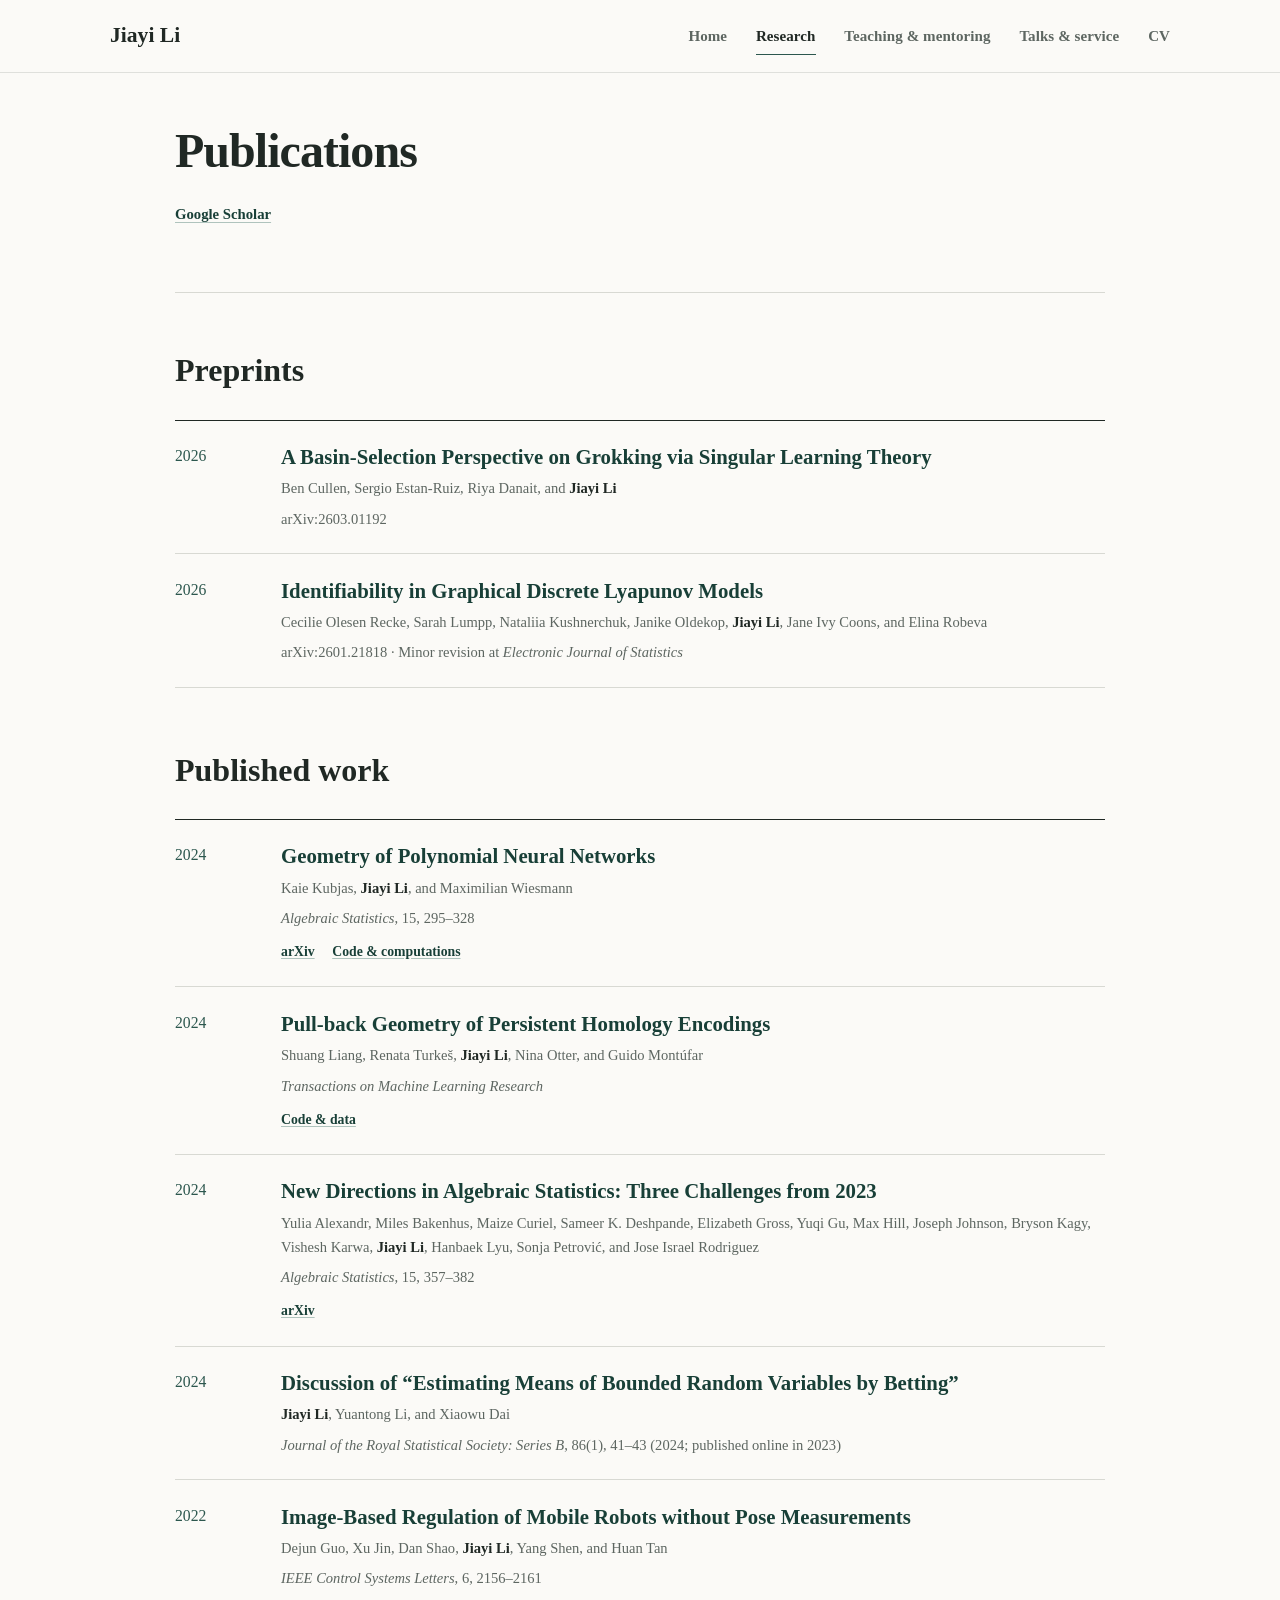
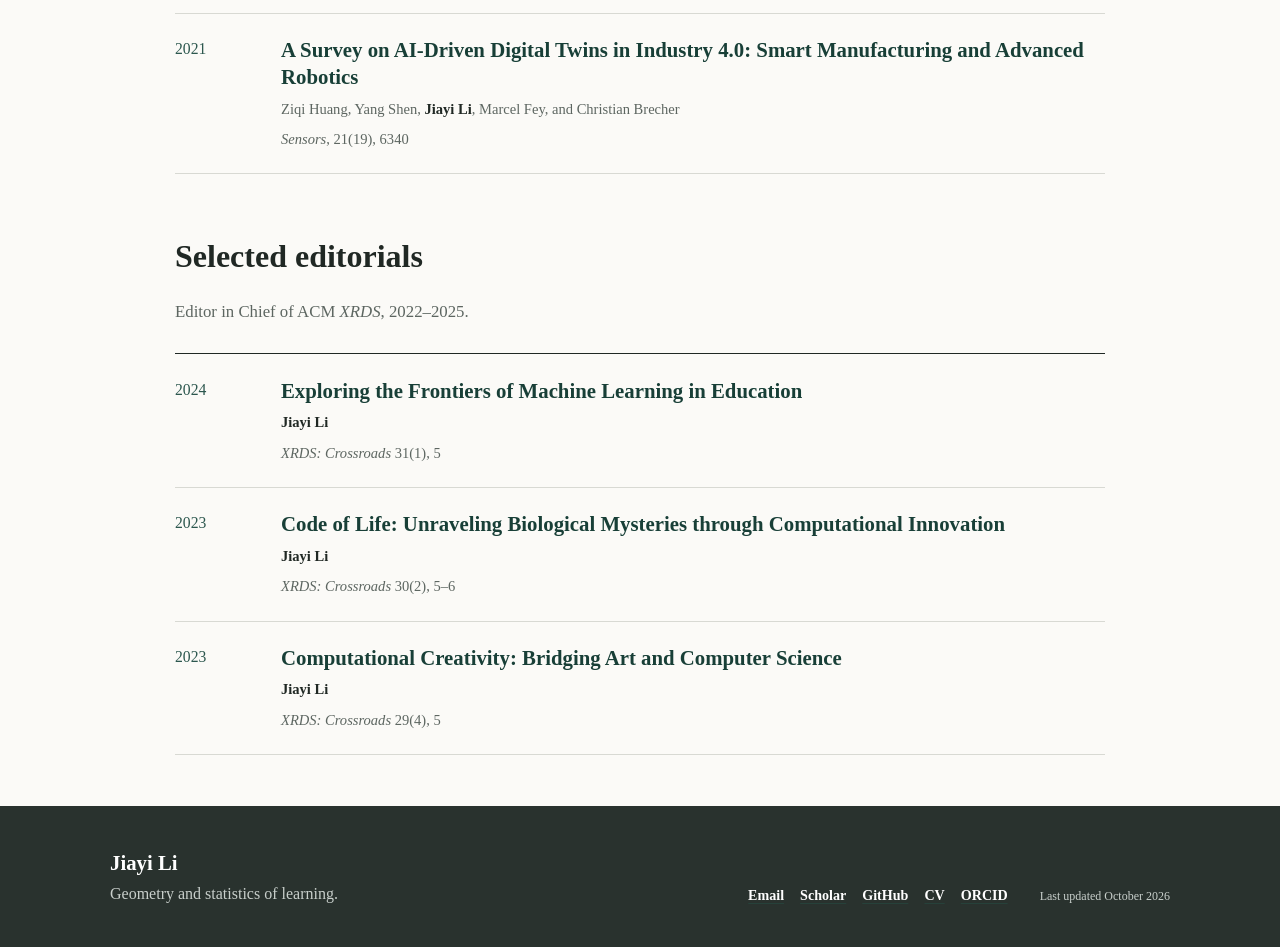
<file: publications.html>
<!doctype html>
<html lang="en">
<head>
  <meta charset="utf-8"><meta name="viewport" content="width=device-width, initial-scale=1">
  <title>Publications | Jiayi Li</title>
  <meta name="description" content="Preprints, published papers, and selected writing by Jiayi Li in mathematical machine learning, algebraic statistics, geometry, and reliable AI.">
  <link rel="canonical" href="https://jl2ml.github.io/publications.html"><meta name="theme-color" content="#fbfaf7"><link rel="icon" href="favicon.svg" type="image/svg+xml"><link rel="icon" href="favicon.png" type="image/png" sizes="64x64"><link rel="apple-touch-icon" href="apple-touch-icon.png"><link rel="stylesheet" href="site.css?v=20260921">
</head>
<body>
  <a class="skip-link" href="#main">Skip to content</a>
  <header class="site-header"><div class="shell nav-shell"><a class="wordmark" href="index.html" aria-label="Jiayi Li, home"><span class="wordmark-name">Jiayi Li</span><span class="wordmark-mark" aria-hidden="true">∿</span></a><nav class="site-nav" aria-label="Primary navigation"><a href="index.html">Home</a><a class="active" href="research.html">Research</a><a href="teaching.html">Teaching &amp; mentoring</a><a href="service.html">Talks &amp; service</a><a href="JiayiLi_CV.pdf">CV</a></nav></div></header>
  <main id="main" class="publications-page">
    <section class="page-hero shell"><h1>Publications</h1><p class="page-actions"><a href="https://scholar.google.com/citations?user=ZD9YWtIAAAAJ&amp;sortby=pubdate">Google Scholar</a></p></section>

    <section class="section-pad shell pub-shell">
      <div class="publication-group" id="preprints">
        <h2>Preprints</h2>
        <ol class="publication-list">
          <li class="publication-item" id="grokking"><span class="pub-year">2026</span><div><h3><a href="https://arxiv.org/abs/2603.01192">A Basin-Selection Perspective on Grokking via Singular Learning Theory</a></h3><p class="pub-authors">Ben Cullen, Sergio Estan-Ruiz, Riya Danait, and <strong>Jiayi Li</strong></p><p class="pub-venue">arXiv:2603.01192</p></div></li>
          <li class="publication-item" id="lyapunov"><span class="pub-year">2026</span><div><h3><a href="https://arxiv.org/abs/2601.21818">Identifiability in Graphical Discrete Lyapunov Models</a></h3><p class="pub-authors">Cecilie Olesen Recke, Sarah Lumpp, Nataliia Kushnerchuk, Janike Oldekop, <strong>Jiayi Li</strong>, Jane Ivy Coons, and Elina Robeva</p><p class="pub-venue">arXiv:2601.21818 · Minor revision at <em>Electronic Journal of Statistics</em></p></div></li>
        </ol>
      </div>

      <div class="publication-group" id="peer-reviewed">
        <h2>Published work</h2>
        <ol class="publication-list">
          <li class="publication-item" id="polynomial-networks"><span class="pub-year">2024</span><div><h3><a href="https://doi.org/10.2140/astat.2024.15.295">Geometry of Polynomial Neural Networks</a></h3><p class="pub-authors">Kaie Kubjas, <strong>Jiayi Li</strong>, and Maximilian Wiesmann</p><p class="pub-venue"><em>Algebraic Statistics</em>, 15, 295–328</p><div class="pub-links"><a href="https://arxiv.org/abs/2402.00949">arXiv</a><a href="https://mathrepo.mis.mpg.de/PolynomialNeuralNetworks/">Code &amp; computations</a></div></div></li>
          <li class="publication-item" id="persistent-homology"><span class="pub-year">2024</span><div><h3><a href="https://openreview.net/forum?id=7yswRA8zzw">Pull-back Geometry of Persistent Homology Encodings</a></h3><p class="pub-authors">Shuang Liang, Renata Turkeš, <strong>Jiayi Li</strong>, Nina Otter, and Guido Montúfar</p><p class="pub-venue"><em>Transactions on Machine Learning Research</em></p><div class="pub-links"><a href="https://github.com/shuangliang15/pullback-geometry-persistent-homology">Code &amp; data</a></div></div></li>
          <li class="publication-item"><span class="pub-year">2024</span><div><h3><a href="https://doi.org/10.2140/astat.2024.15.357">New Directions in Algebraic Statistics: Three Challenges from 2023</a></h3><p class="pub-authors">Yulia Alexandr, Miles Bakenhus, Maize Curiel, Sameer K. Deshpande, Elizabeth Gross, Yuqi Gu, Max Hill, Joseph Johnson, Bryson Kagy, Vishesh Karwa, <strong>Jiayi Li</strong>, Hanbaek Lyu, Sonja Petrović, and Jose Israel Rodriguez</p><p class="pub-venue"><em>Algebraic Statistics</em>, 15, 357–382</p><div class="pub-links"><a href="https://arxiv.org/abs/2402.13961">arXiv</a></div></div></li>
          <li class="publication-item"><span class="pub-year">2024</span><div><h3><a href="https://academic.oup.com/jrsssb/article/86/1/41/7303977">Discussion of “Estimating Means of Bounded Random Variables by Betting”</a></h3><p class="pub-authors"><strong>Jiayi Li</strong>, Yuantong Li, and Xiaowu Dai</p><p class="pub-venue"><em>Journal of the Royal Statistical Society: Series B</em>, 86(1), 41–43 (2024; published online in 2023)</p></div></li>
          <li class="publication-item"><span class="pub-year">2022</span><div><h3><a href="https://doi.org/10.1109/LCSYS.2021.3139288">Image-Based Regulation of Mobile Robots without Pose Measurements</a></h3><p class="pub-authors">Dejun Guo, Xu Jin, Dan Shao, <strong>Jiayi Li</strong>, Yang Shen, and Huan Tan</p><p class="pub-venue"><em>IEEE Control Systems Letters</em>, 6, 2156–2161</p></div></li>
          <li class="publication-item"><span class="pub-year">2021</span><div><h3><a href="https://doi.org/10.3390/s21196340">A Survey on AI-Driven Digital Twins in Industry 4.0: Smart Manufacturing and Advanced Robotics</a></h3><p class="pub-authors">Ziqi Huang, Yang Shen, <strong>Jiayi Li</strong>, Marcel Fey, and Christian Brecher</p><p class="pub-venue"><em>Sensors</em>, 21(19), 6340</p></div></li>
        </ol>
      </div>

      <div class="publication-group" id="selected-writing">
        <h2>Selected editorials</h2>
        <p class="publication-intro">Editor in Chief of ACM <em>XRDS</em>, 2022–2025.</p>
        <ol class="publication-list">
          <li class="publication-item"><span class="pub-year">2024</span><div><h3><a href="https://doi.org/10.1145/3688077">Exploring the Frontiers of Machine Learning in Education</a></h3><p class="pub-authors"><strong>Jiayi Li</strong></p><p class="pub-venue"><em>XRDS: Crossroads</em> 31(1), 5</p></div></li>
          <li class="publication-item"><span class="pub-year">2023</span><div><h3><a href="https://doi.org/10.1145/3637454">Code of Life: Unraveling Biological Mysteries through Computational Innovation</a></h3><p class="pub-authors"><strong>Jiayi Li</strong></p><p class="pub-venue"><em>XRDS: Crossroads</em> 30(2), 5–6</p></div></li>
          <li class="publication-item"><span class="pub-year">2023</span><div><h3><a href="https://doi.org/10.1145/3596920">Computational Creativity: Bridging Art and Computer Science</a></h3><p class="pub-authors"><strong>Jiayi Li</strong></p><p class="pub-venue"><em>XRDS: Crossroads</em> 29(4), 5</p></div></li>
        </ol>
      </div>
    </section>
  </main>
  <footer class="site-footer"><div class="shell footer-grid"><div><p class="footer-name">Jiayi Li</p><p>Geometry and statistics of learning.</p></div><div class="footer-links"><a href="mailto:jiayi.li.math@gmail.com">Email</a><a href="https://scholar.google.com/citations?user=ZD9YWtIAAAAJ&amp;sortby=pubdate">Scholar</a><a href="https://github.com/jl2ml">GitHub</a><a href="JiayiLi_CV.pdf">CV</a><a href="https://orcid.org/0000-0001-5132-7896">ORCID</a></div><p class="footer-meta">Last updated October 2026</p></div></footer>
</body>
</html>
</file>
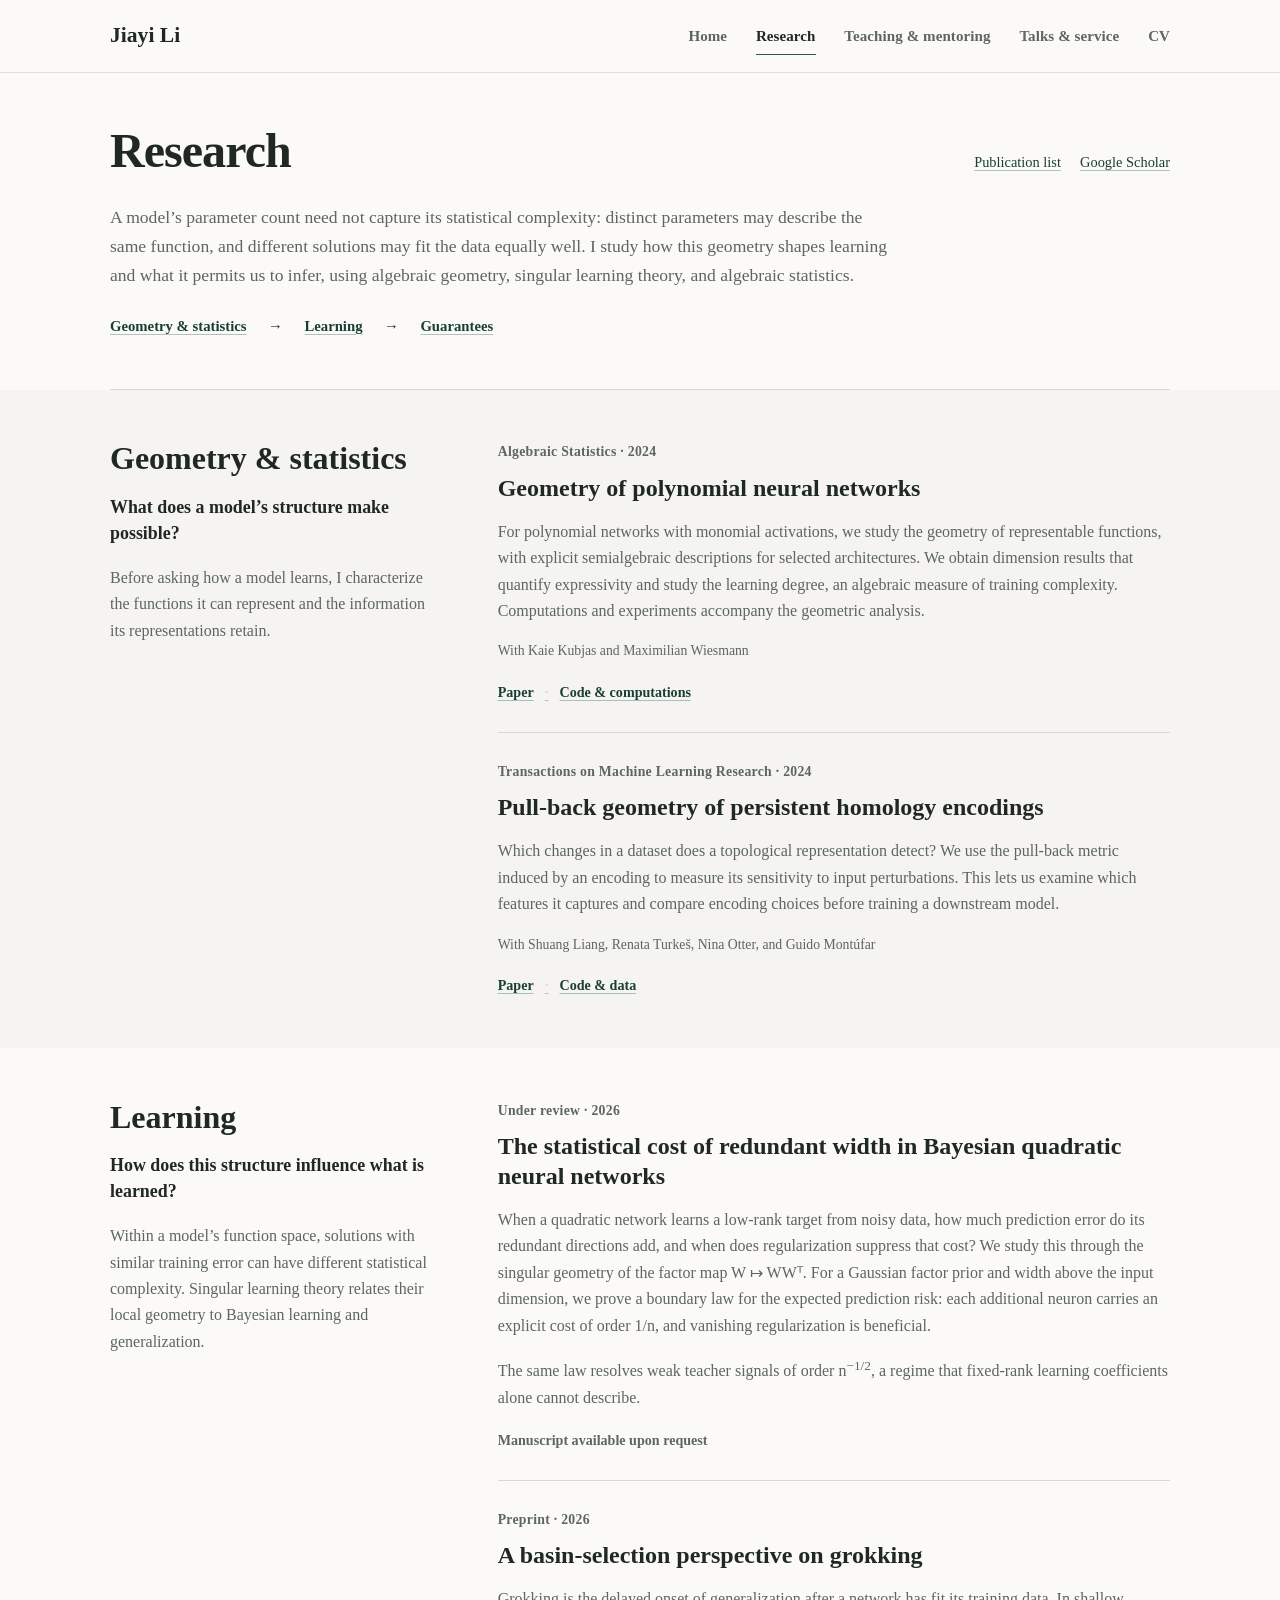
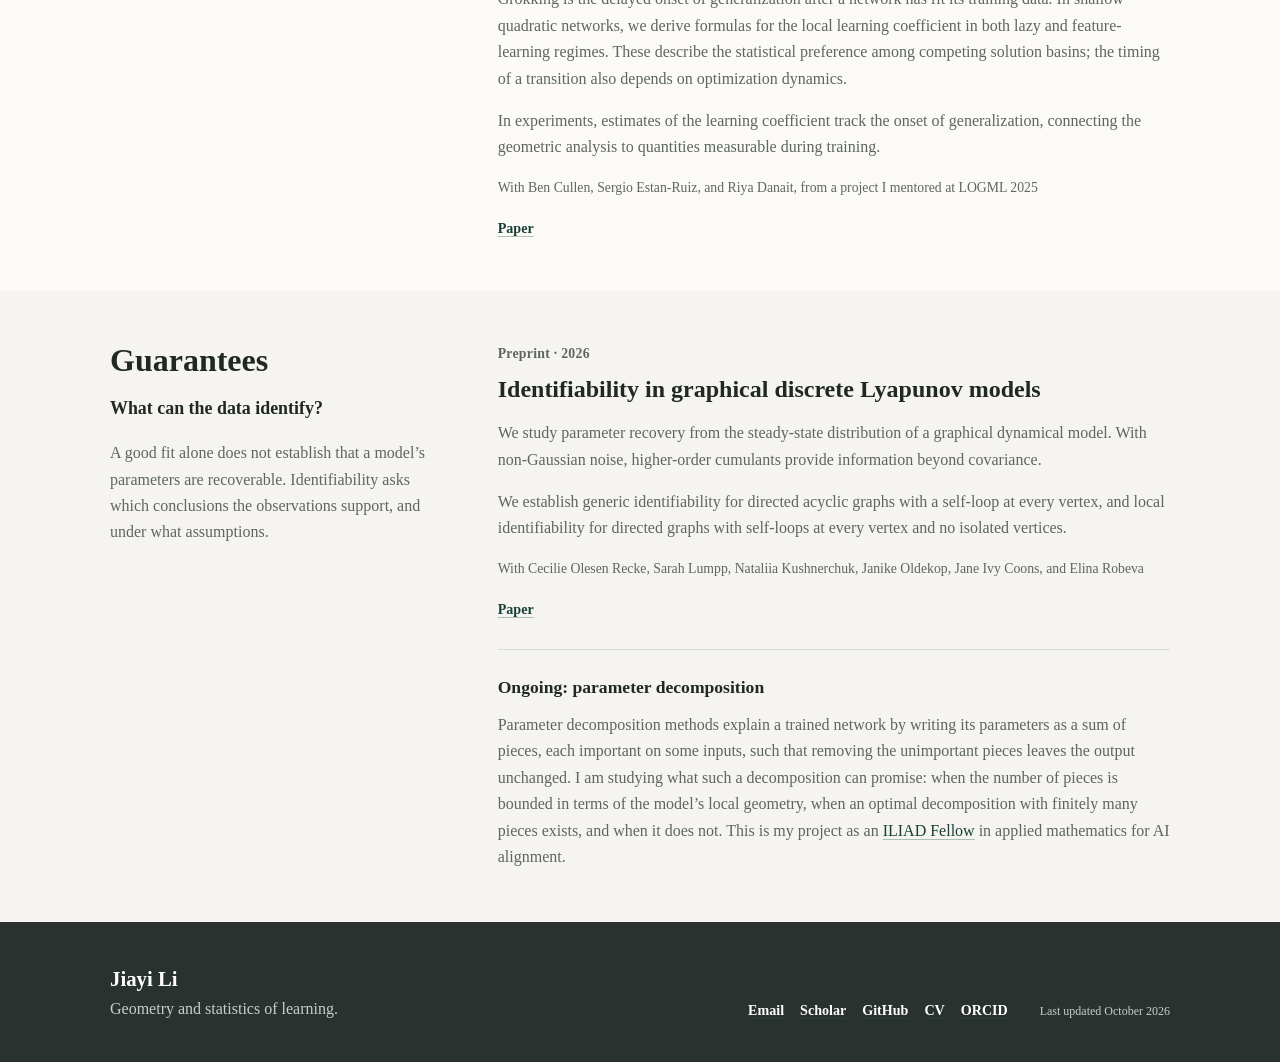
<file: research.html>
<!doctype html>
<html lang="en">
<head>
  <meta charset="utf-8">
  <meta name="viewport" content="width=device-width, initial-scale=1">
  <title>Research | Jiayi Li</title>
  <meta name="description" content="Jiayi Li's research connects geometry and statistics, learning dynamics, and guarantees through algebraic geometry, singular learning theory, and identifiability.">
  <link rel="canonical" href="https://jl2ml.github.io/research.html">
  <meta name="theme-color" content="#fbfaf7">
  <link rel="icon" href="favicon.svg" type="image/svg+xml">
  <link rel="icon" href="favicon.png" type="image/png" sizes="64x64">
  <link rel="apple-touch-icon" href="apple-touch-icon.png">
  <link rel="stylesheet" href="site.css?v=20260921">
</head>
<body>
  <a class="skip-link" href="#main">Skip to content</a>
  <header class="site-header">
    <div class="shell nav-shell">
      <a class="wordmark" href="index.html" aria-label="Jiayi Li, home"><span class="wordmark-name">Jiayi Li</span><span class="wordmark-mark" aria-hidden="true">∿</span></a>
      <nav class="site-nav" aria-label="Primary navigation">
        <a href="index.html">Home</a>
        <a class="active" href="research.html" aria-current="page">Research</a>
        <a href="teaching.html">Teaching &amp; mentoring</a>
        <a href="service.html">Talks &amp; service</a>
        <a href="JiayiLi_CV.pdf">CV</a>
      </nav>
    </div>
  </header>

  <main id="main" class="research-page">
    <section class="page-hero shell">
      <div class="page-title-row">
        <h1>Research</h1>
        <div class="research-record-links"><a href="publications.html">Publication list</a><a href="https://scholar.google.com/citations?user=ZD9YWtIAAAAJ&amp;sortby=pubdate">Google Scholar</a></div>
      </div>
      <p class="page-lede">A model’s parameter count need not capture its statistical complexity: distinct parameters may describe the same function, and different solutions may fit the data equally well. I study how this geometry shapes learning and what it permits us to infer, using algebraic geometry, singular learning theory, and algebraic statistics.</p>
      <nav class="page-actions research-theme-nav" aria-label="Research themes">
        <a href="#structure">Geometry &amp; statistics</a><span class="research-theme-step"><span aria-hidden="true">→</span><a href="#dynamics">Learning</a></span><span class="research-theme-step"><span aria-hidden="true">→</span><a href="#guarantees">Guarantees</a></span>
      </nav>
    </section>

    <section class="theme-section section-pad" id="structure" aria-labelledby="structure-heading">
      <div class="shell theme-layout">
        <div class="theme-sticky">
          <h2 id="structure-heading">Geometry &amp; statistics</h2>
          <p class="theme-question">What does a model’s structure make possible?</p>
          <p>Before asking how a model learns, I characterize the functions it can represent and the information its representations retain.</p>
        </div>
        <div class="project-stack">
          <article class="project-card">
            <p class="rule-label">Algebraic Statistics · 2024</p>
            <h3>Geometry of polynomial neural networks</h3>
            <p>For polynomial networks with monomial activations, we study the geometry of representable functions, with explicit semialgebraic descriptions for selected architectures. We obtain dimension results that quantify expressivity and study the learning degree, an algebraic measure of training complexity. Computations and experiments accompany the geometric analysis.</p>
            <p class="project-collaborators">With Kaie Kubjas and Maximilian Wiesmann</p>
            <p class="project-meta"><a href="https://arxiv.org/abs/2402.00949">Paper</a><a href="https://mathrepo.mis.mpg.de/PolynomialNeuralNetworks/">Code &amp; computations</a></p>
          </article>
          <article class="project-card">
            <p class="rule-label">Transactions on Machine Learning Research · 2024</p>
            <h3>Pull-back geometry of persistent homology encodings</h3>
            <p>Which changes in a dataset does a topological representation detect? We use the pull-back metric induced by an encoding to measure its sensitivity to input perturbations. This lets us examine which features it captures and compare encoding choices before training a downstream model.</p>
            <p class="project-collaborators">With Shuang Liang, Renata Turkeš, Nina Otter, and Guido Montúfar</p>
            <p class="project-meta"><a href="https://openreview.net/forum?id=7yswRA8zzw">Paper</a><a href="https://github.com/shuangliang15/pullback-geometry-persistent-homology">Code &amp; data</a></p>
          </article>
        </div>
      </div>
    </section>

    <section class="theme-section section-pad" id="dynamics" aria-labelledby="dynamics-heading">
      <div class="shell theme-layout">
        <div class="theme-sticky">
          <h2 id="dynamics-heading">Learning</h2>
          <p class="theme-question">How does this structure influence what is learned?</p>
          <p>Within a model’s function space, solutions with similar training error can have different statistical complexity. Singular learning theory relates their local geometry to Bayesian learning and generalization.</p>
        </div>
        <div class="project-stack">
          <article class="project-card">
            <p class="rule-label">Under review · 2026</p>
            <h3>The statistical cost of redundant width in Bayesian quadratic neural networks</h3>
            <p>When a quadratic network learns a low-rank target from noisy data, how much prediction error do its redundant directions add, and when does regularization suppress that cost? We study this through the singular geometry of the factor map W ↦ WWᵀ. For a Gaussian factor prior and width above the input dimension, we prove a boundary law for the expected prediction risk: each additional neuron carries an explicit cost of order 1/n, and vanishing regularization is beneficial.</p>
            <p>The same law resolves weak teacher signals of order n<sup>−1/2</sup>, a regime that fixed-rank learning coefficients alone cannot describe.</p>
            <p class="project-meta">Manuscript available upon request</p>
          </article>
          <article class="project-card">
            <p class="rule-label">Preprint · 2026</p>
            <h3>A basin-selection perspective on grokking</h3>
            <p>Grokking is the delayed onset of generalization after a network has fit its training data. In shallow quadratic networks, we derive formulas for the local learning coefficient in both lazy and feature-learning regimes. These describe the statistical preference among competing solution basins; the timing of a transition also depends on optimization dynamics.</p>
            <p>In experiments, estimates of the learning coefficient track the onset of generalization, connecting the geometric analysis to quantities measurable during training.</p>
            <p class="project-collaborators">With Ben Cullen, Sergio Estan-Ruiz, and Riya Danait, from a project I mentored at LOGML 2025</p>
            <p class="project-meta"><a href="https://arxiv.org/abs/2603.01192">Paper</a></p>
          </article>
        </div>
      </div>
    </section>

    <section class="theme-section section-pad" id="guarantees" aria-labelledby="guarantees-heading">
      <div class="shell theme-layout">
        <div class="theme-sticky">
          <h2 id="guarantees-heading">Guarantees</h2>
          <p class="theme-question">What can the data identify?</p>
          <p>A good fit alone does not establish that a model’s parameters are recoverable. Identifiability asks which conclusions the observations support, and under what assumptions.</p>
        </div>
        <div class="project-stack">
          <article class="project-card">
            <p class="rule-label">Preprint · 2026</p>
            <h3>Identifiability in graphical discrete Lyapunov models</h3>
            <p>We study parameter recovery from the steady-state distribution of a graphical dynamical model. With non-Gaussian noise, higher-order cumulants provide information beyond covariance.</p>
            <p>We establish generic identifiability for directed acyclic graphs with a self-loop at every vertex, and local identifiability for directed graphs with self-loops at every vertex and no isolated vertices.</p>
            <p class="project-collaborators">With Cecilie Olesen Recke, Sarah Lumpp, Nataliia Kushnerchuk, Janike Oldekop, Jane Ivy Coons, and Elina Robeva</p>
            <p class="project-meta"><a href="https://arxiv.org/abs/2601.21818">Paper</a></p>
          </article>
          <div class="research-direction">
            <h3>Ongoing: parameter decomposition</h3>
            <p>Parameter decomposition methods explain a trained network by writing its parameters as a sum of pieces, each important on some inputs, such that removing the unimportant pieces leaves the output unchanged. I am studying what such a decomposition can promise: when the number of pieces is bounded in terms of the model’s local geometry, when an optimal decomposition with finitely many pieces exists, and when it does not. This is my project as an <a href="https://www.iliad.ac/fellowship">ILIAD Fellow</a> in applied mathematics for AI alignment.</p>
          </div>
        </div>
      </div>
    </section>
  </main>

  <footer class="site-footer"><div class="shell footer-grid"><div><p class="footer-name">Jiayi Li</p><p>Geometry and statistics of learning.</p></div><div class="footer-links"><a href="mailto:jiayi.li.math@gmail.com">Email</a><a href="https://scholar.google.com/citations?user=ZD9YWtIAAAAJ&amp;sortby=pubdate">Scholar</a><a href="https://github.com/jl2ml">GitHub</a><a href="JiayiLi_CV.pdf">CV</a><a href="https://orcid.org/0000-0001-5132-7896">ORCID</a></div><p class="footer-meta">Last updated October 2026</p></div></footer>
</body>
</html>
</file>
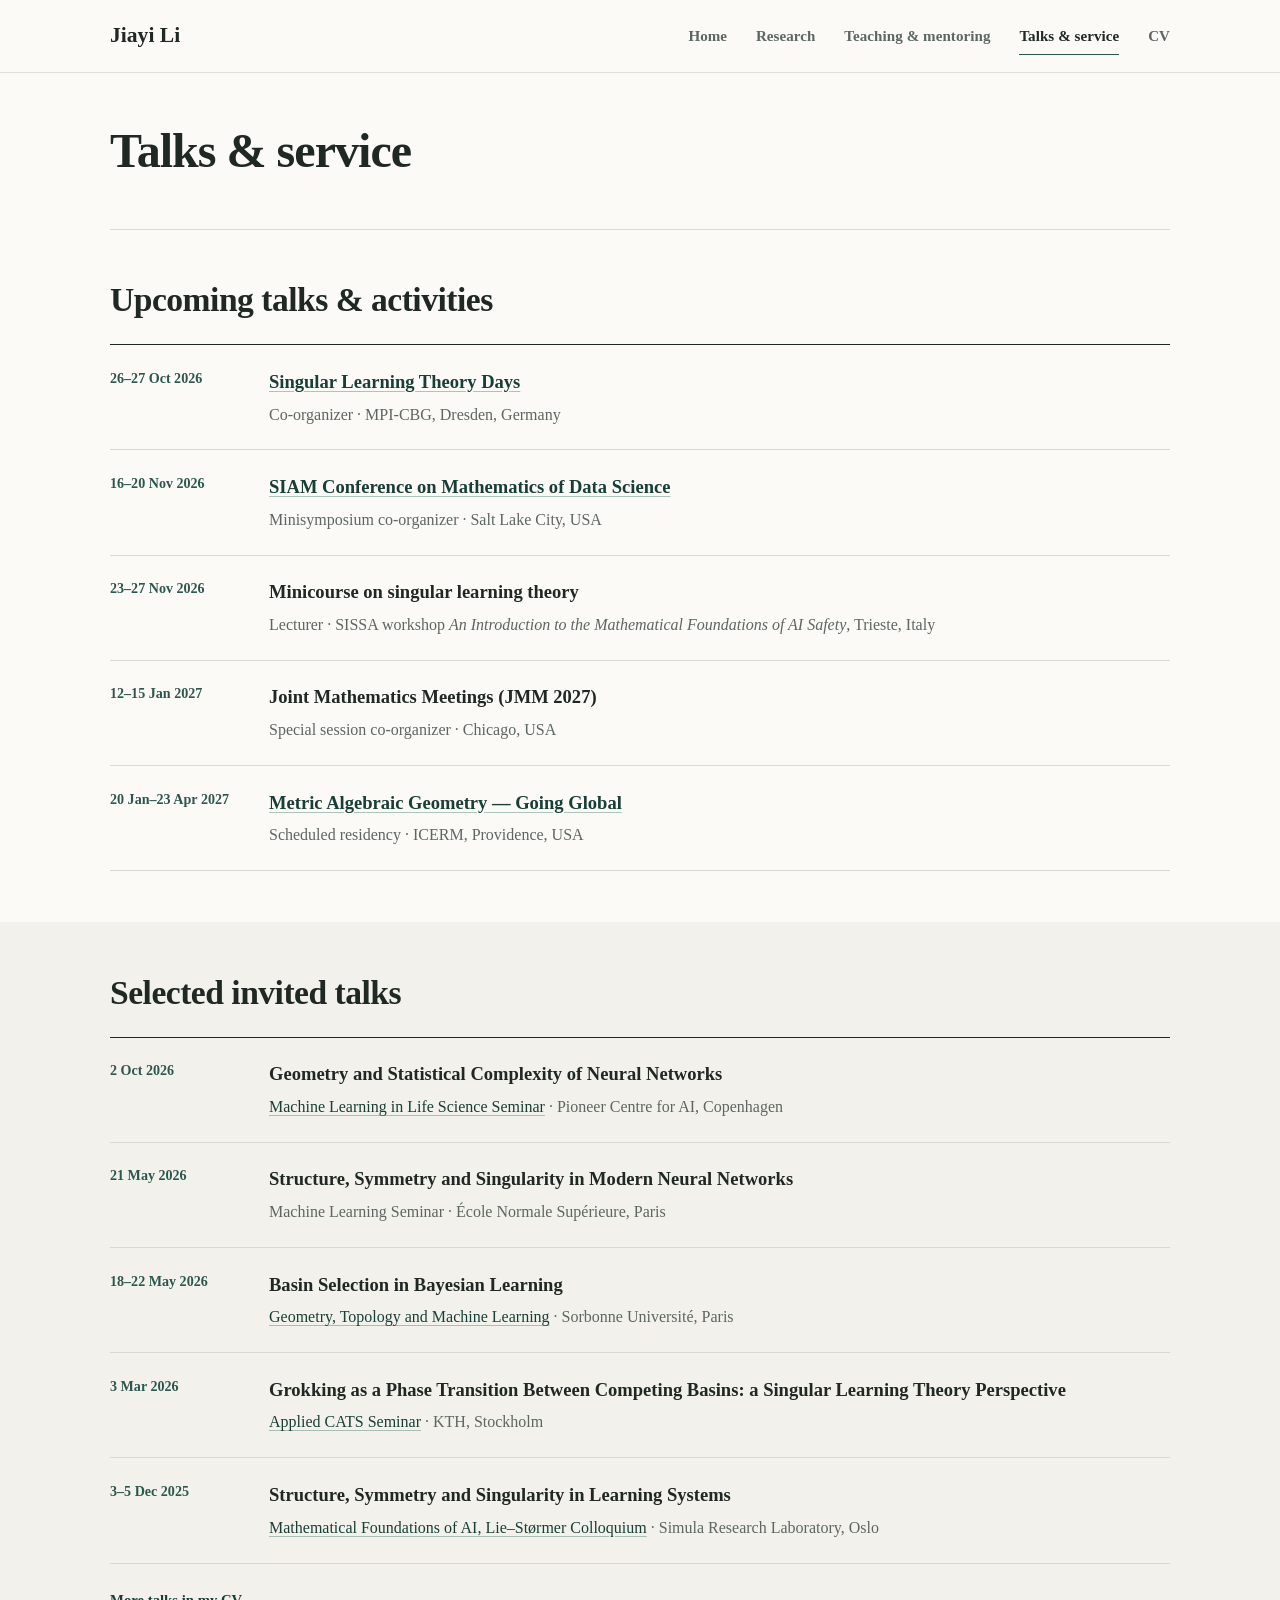
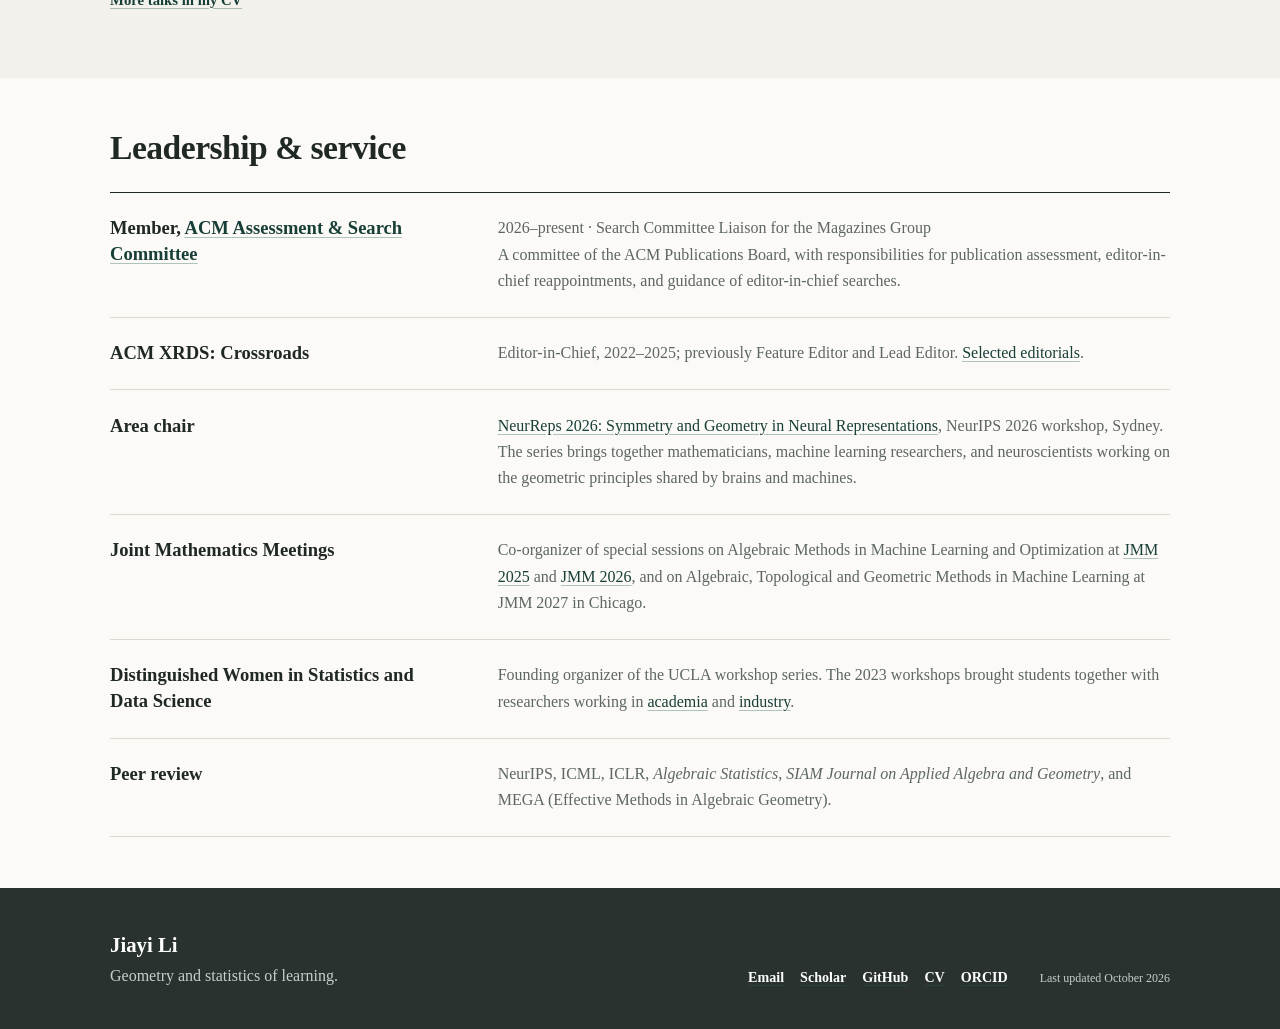
<file: service.html>
<!doctype html>
<html lang="en">
<head>
  <meta charset="utf-8"><meta name="viewport" content="width=device-width, initial-scale=1">
  <title>Talks &amp; Service | Jiayi Li</title>
  <meta name="description" content="Upcoming talks, academic service, conference organization, and community building by Jiayi Li.">
  <link rel="canonical" href="https://jl2ml.github.io/service.html"><meta name="theme-color" content="#fbfaf7"><link rel="icon" href="favicon.svg" type="image/svg+xml"><link rel="icon" href="favicon.png" type="image/png" sizes="64x64"><link rel="apple-touch-icon" href="apple-touch-icon.png"><link rel="stylesheet" href="site.css?v=20260921">
</head>
<body>
  <a class="skip-link" href="#main">Skip to content</a>
  <header class="site-header"><div class="shell nav-shell"><a class="wordmark" href="index.html" aria-label="Jiayi Li, home"><span class="wordmark-name">Jiayi Li</span><span class="wordmark-mark" aria-hidden="true">∿</span></a><nav class="site-nav" aria-label="Primary navigation"><a href="index.html">Home</a><a href="research.html">Research</a><a href="teaching.html">Teaching &amp; mentoring</a><a class="active" href="service.html" aria-current="page">Talks &amp; service</a><a href="JiayiLi_CV.pdf">CV</a></nav></div></header>
  <main id="main" class="service-page">
    <section class="page-hero shell"><h1>Talks &amp; service</h1></section>

    <section class="section-pad shell" id="upcoming-talks" aria-labelledby="upcoming-heading">
      <h2 class="section-title" id="upcoming-heading">Upcoming talks &amp; activities</h2>
      <ol class="timeline">
        <li id="programs-visits"><time datetime="2026-10-26">26–27 Oct 2026</time><div><strong><a href="https://plan.events.mpg.de/event/783/">Singular Learning Theory Days</a></strong><p>Co-organizer · MPI-CBG, Dresden, Germany</p></div></li>
        <li><time datetime="2026-11-16">16–20 Nov 2026</time><div><strong><a href="https://www.siam.org/conferences-events/siam-conferences/mds26/">SIAM Conference on Mathematics of Data Science</a></strong><p>Minisymposium co-organizer · Salt Lake City, USA</p></div></li>
        <li><time datetime="2026-11-23">23–27 Nov 2026</time><div><strong>Minicourse on singular learning theory</strong><p>Lecturer · SISSA workshop <em>An Introduction to the Mathematical Foundations of AI Safety</em>, Trieste, Italy</p></div></li>
        <li><time datetime="2027-01-12">12–15 Jan 2027</time><div><strong>Joint Mathematics Meetings (JMM 2027)</strong><p>Special session co-organizer · Chicago, USA</p></div></li>
        <li><time datetime="2027-01-20">20 Jan–23 Apr 2027</time><div><strong><a href="https://icerm.brown.edu/program/semester_program/sp-s27">Metric Algebraic Geometry — Going Global</a></strong><p>Scheduled residency · ICERM, Providence, USA</p></div></li>
      </ol>
    </section>

    <section class="section-pad news-section" id="selected-talks" aria-labelledby="talks-heading">
      <div class="shell">
        <h2 class="section-title" id="talks-heading">Selected invited talks</h2>
        <ol class="timeline">
          <li><time datetime="2026-10-02">2 Oct 2026</time><div><strong>Geometry and Statistical Complexity of Neural Networks</strong><p><a href="https://mlls.dk/">Machine Learning in Life Science Seminar</a> · Pioneer Centre for AI, Copenhagen</p></div></li>
          <li><time datetime="2026-05-21">21 May 2026</time><div><strong>Structure, Symmetry and Singularity in Modern Neural Networks</strong><p>Machine Learning Seminar · École Normale Supérieure, Paris</p></div></li>
          <li><time datetime="2026-05-18">18–22 May 2026</time><div><strong>Basin Selection in Bayesian Learning</strong><p><a href="https://sites.google.com/view/gtml26/">Geometry, Topology and Machine Learning</a> · Sorbonne Université, Paris</p></div></li>
          <li><time datetime="2026-03-03">3 Mar 2026</time><div><strong>Grokking as a Phase Transition Between Competing Basins: a Singular Learning Theory Perspective</strong><p><a href="https://www.kth.se/en/2.82512/kalender/applied-cats?date=2026-02-27&amp;length=1">Applied CATS Seminar</a> · KTH, Stockholm</p></div></li>
          <li><time datetime="2025-12-03">3–5 Dec 2025</time><div><strong>Structure, Symmetry and Singularity in Learning Systems</strong><p><a href="https://sites.google.com/view/sure-ai-lsc2025/home">Mathematical Foundations of AI, Lie–Størmer Colloquium</a> · Simula Research Laboratory, Oslo</p></div></li>
        </ol>
        <p class="page-actions"><a href="JiayiLi_CV.pdf">More talks in my CV</a></p>
      </div>
    </section>

    <section class="section-pad shell" id="academic-service" aria-labelledby="service-heading">
      <h2 class="section-title" id="service-heading">Leadership &amp; service</h2>
      <div class="service-records">
        <article>
          <h3>Member, <a href="https://www.acm.org/publications/publications-board-committees">ACM Assessment &amp; Search Committee</a></h3>
          <p>2026–present · Search Committee Liaison for the Magazines Group<br>A committee of the ACM Publications Board, with responsibilities for publication assessment, editor-in-chief reappointments, and guidance of editor-in-chief searches.</p>
        </article>
        <article>
          <h3>ACM XRDS: Crossroads</h3>
          <p>Editor-in-Chief, 2022–2025; previously Feature Editor and Lead Editor. <a href="publications.html#selected-writing">Selected editorials</a>.</p>
        </article>
        <article>
          <h3>Area chair</h3>
          <p><a href="https://neurreps.org/">NeurReps 2026: Symmetry and Geometry in Neural Representations</a>, NeurIPS 2026 workshop, Sydney. The series brings together mathematicians, machine learning researchers, and neuroscientists working on the geometric principles shared by brains and machines.</p>
        </article>
        <article>
          <h3>Joint Mathematics Meetings</h3>
          <p>Co-organizer of special sessions on Algebraic Methods in Machine Learning and Optimization at <a href="https://jointmathematicsmeetings.org/meetings/national/jmm2025/2314_program_ss13.html">JMM 2025</a> and <a href="https://meetings.ams.org/math/jmm2026/meetingapp.cgi/Session/13898">JMM 2026</a>, and on Algebraic, Topological and Geometric Methods in Machine Learning at JMM 2027 in Chicago.</p>
        </article>
        <article>
          <h3>Distinguished Women in Statistics and Data Science</h3>
          <p>Founding organizer of the UCLA workshop series. The 2023 workshops brought students together with researchers working in <a href="https://physicalsciences.ucla.edu/sws-workshop-celebrates-women-in-statistics-and-data-science/">academia</a> and <a href="https://physicalsciences.ucla.edu/2nd-distinguished-women-in-statistics-and-data-science-workshop-shining-a-light-on-women-in-industry/">industry</a>.</p>
        </article>
        <article>
          <h3>Peer review</h3>
          <p>NeurIPS, ICML, ICLR, <em>Algebraic Statistics</em>, <em>SIAM Journal on Applied Algebra and Geometry</em>, and MEGA (Effective Methods in Algebraic Geometry).</p>
        </article>
      </div>
    </section>
  </main>
  <footer class="site-footer"><div class="shell footer-grid"><div><p class="footer-name">Jiayi Li</p><p>Geometry and statistics of learning.</p></div><div class="footer-links"><a href="mailto:jiayi.li.math@gmail.com">Email</a><a href="https://scholar.google.com/citations?user=ZD9YWtIAAAAJ&amp;sortby=pubdate">Scholar</a><a href="https://github.com/jl2ml">GitHub</a><a href="JiayiLi_CV.pdf">CV</a><a href="https://orcid.org/0000-0001-5132-7896">ORCID</a></div><p class="footer-meta">Last updated October 2026</p></div></footer>
</body>
</html>
</file>
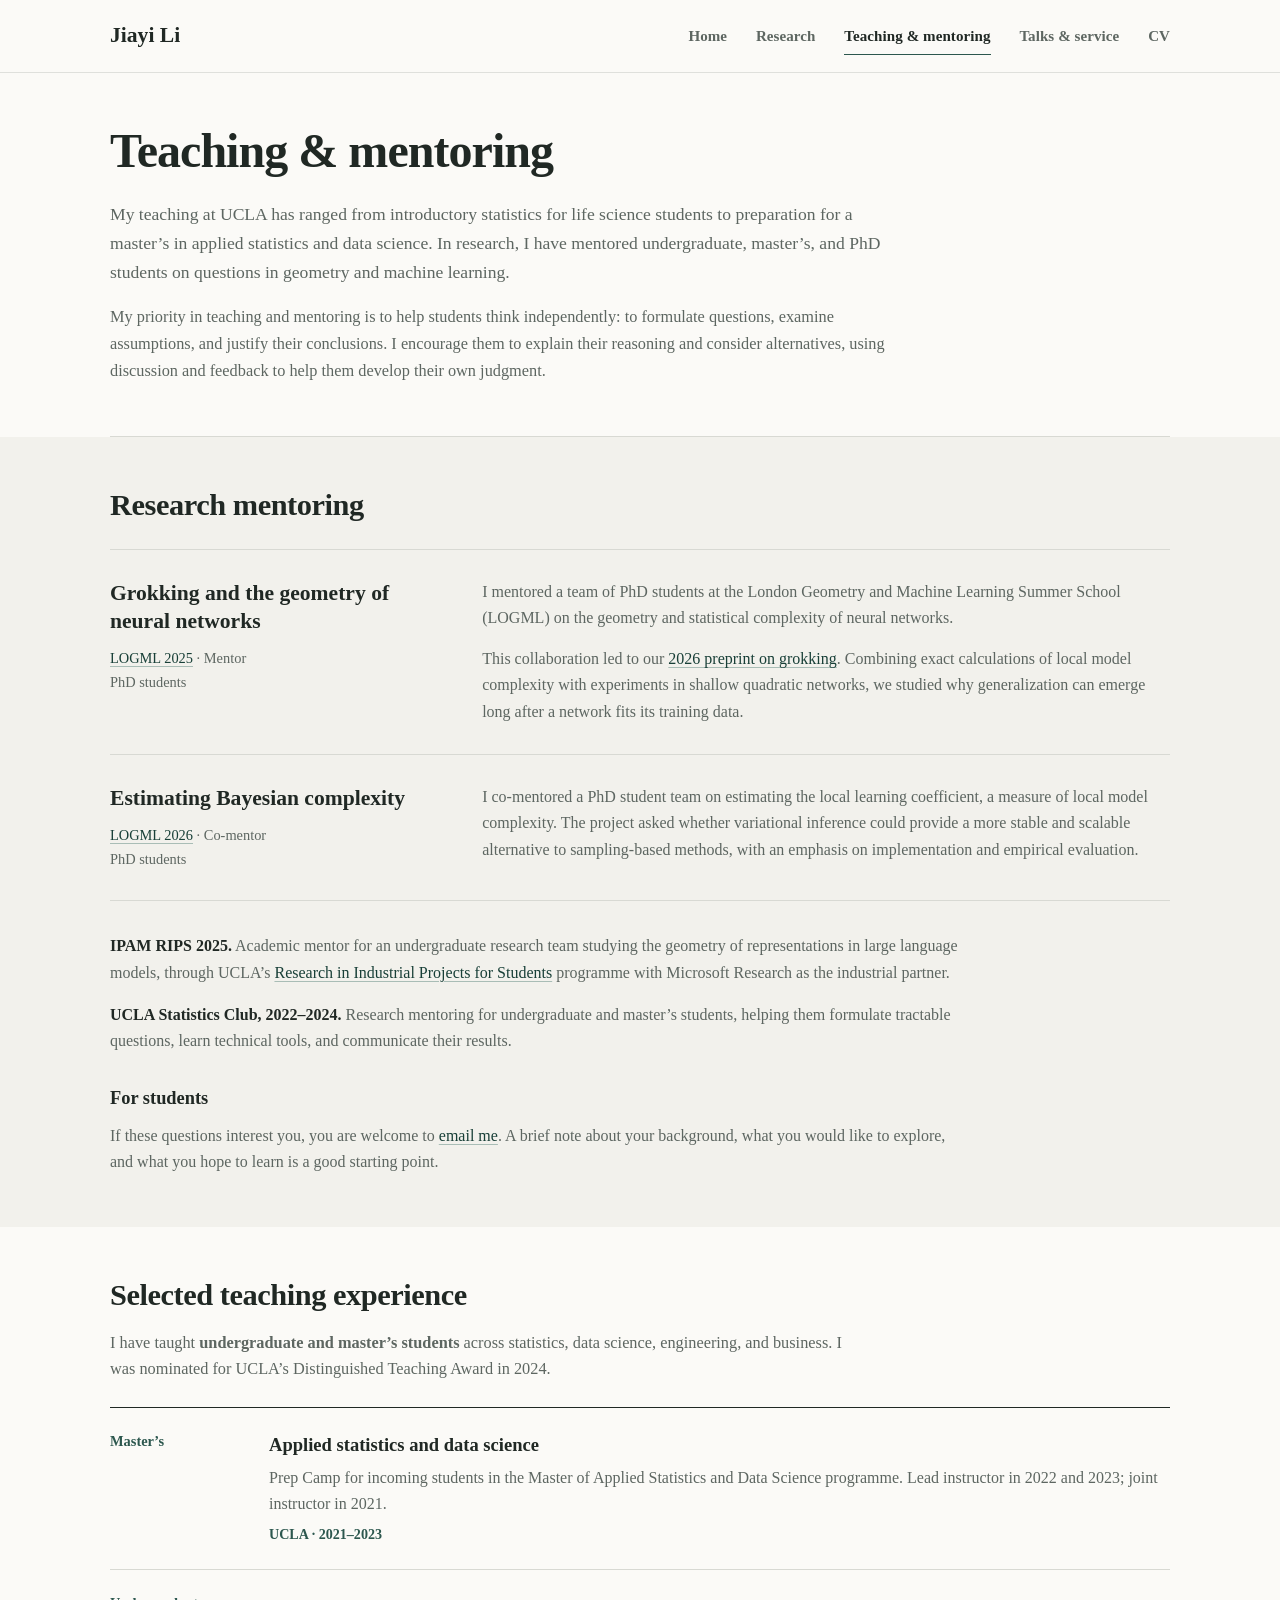
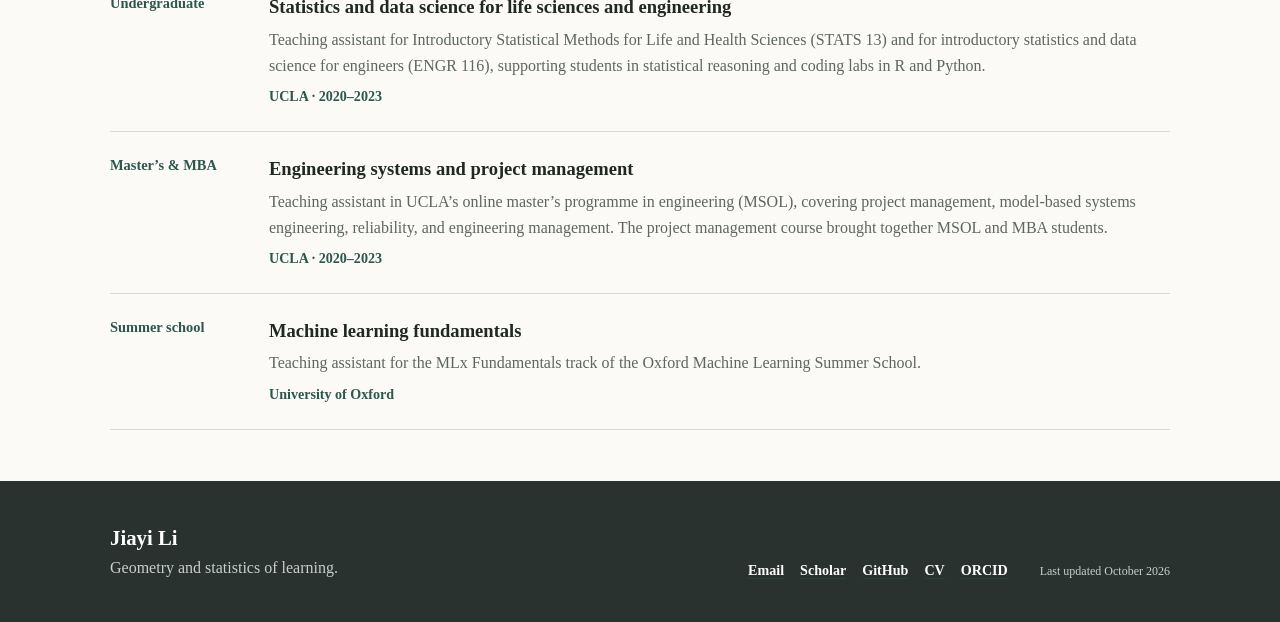
<file: teaching.html>
<!doctype html>
<html lang="en">
<head>
  <meta charset="utf-8"><meta name="viewport" content="width=device-width, initial-scale=1">
  <title>Teaching &amp; Mentoring | Jiayi Li</title>
  <meta name="description" content="Jiayi Li's student research projects in geometry, singular learning theory, and machine learning, and undergraduate and master's teaching across statistics, data science, engineering, and business.">
  <link rel="canonical" href="https://jl2ml.github.io/teaching.html"><meta name="theme-color" content="#fbfaf7"><link rel="icon" href="favicon.svg" type="image/svg+xml"><link rel="icon" href="favicon.png" type="image/png" sizes="64x64"><link rel="apple-touch-icon" href="apple-touch-icon.png"><link rel="stylesheet" href="site.css?v=20260921">
</head>
<body class="teaching-page">
  <a class="skip-link" href="#main">Skip to content</a>
  <header class="site-header"><div class="shell nav-shell"><a class="wordmark" href="index.html" aria-label="Jiayi Li, home"><span class="wordmark-name">Jiayi Li</span><span class="wordmark-mark" aria-hidden="true">∿</span></a><nav class="site-nav" aria-label="Primary navigation"><a href="index.html">Home</a><a href="research.html">Research</a><a class="active" href="teaching.html" aria-current="page">Teaching &amp; mentoring</a><a href="service.html">Talks &amp; service</a><a href="JiayiLi_CV.pdf">CV</a></nav></div></header>
  <main id="main">
    <section class="page-hero shell">
      <h1>Teaching &amp; mentoring</h1>
      <p class="page-lede">My teaching at UCLA has ranged from introductory statistics for life science students to preparation for a master’s in applied statistics and data science. In research, I have mentored undergraduate, master’s, and PhD students on questions in geometry and machine learning.</p>
      <div class="prose teaching-introduction">
        <p>My priority in teaching and mentoring is to help students think independently: to formulate questions, examine assumptions, and justify their conclusions. I encourage them to explain their reasoning and consider alternatives, using discussion and feedback to help them develop their own judgment.</p>
      </div>
    </section>

    <section class="section-pad news-section" aria-labelledby="mentoring-heading">
      <div class="shell">
        <h2 class="section-title" id="mentoring-heading">Research mentoring</h2>
        <div class="mentoring-projects">
          <article class="mentoring-project">
            <div class="mentoring-project-heading">
              <h3>Grokking and the geometry of neural networks</h3>
              <p><a href="https://www.logml.ai/logml2025/projects2025/project10/">LOGML 2025</a> · Mentor<br>PhD students</p>
            </div>
            <div class="mentoring-project-body">
              <p>I mentored a team of PhD students at the London Geometry and Machine Learning Summer School (LOGML) on the geometry and statistical complexity of neural networks.</p>
              <p>This collaboration led to our <a href="https://arxiv.org/abs/2603.01192">2026 preprint on grokking</a>. Combining exact calculations of local model complexity with experiments in shallow quadratic networks, we studied why generalization can emerge long after a network fits its training data.</p>
            </div>
          </article>
          <article class="mentoring-project">
            <div class="mentoring-project-heading">
              <h3>Estimating Bayesian complexity</h3>
              <p><a href="https://www.logml.ai/projects/Jiayi-Li-and-Martin-Trapp.html">LOGML 2026</a> · Co-mentor<br>PhD students</p>
            </div>
            <div class="mentoring-project-body">
              <p>I co-mentored a PhD student team on estimating the local learning coefficient, a measure of local model complexity. The project asked whether variational inference could provide a more stable and scalable alternative to sampling-based methods, with an emphasis on implementation and empirical evaluation.</p>
            </div>
          </article>
        </div>
        <div class="mentoring-other">
          <p><strong>IPAM RIPS 2025.</strong> Academic mentor for an undergraduate research team studying the geometry of representations in large language models, through UCLA’s <a href="https://www.ipam.ucla.edu/programs/student-research-programs/research-in-industrial-projects-for-students-rips-2025-los-angeles/">Research in Industrial Projects for Students</a> programme with Microsoft Research as the industrial partner.</p>
          <p><strong>UCLA Statistics Club, 2022–2024.</strong> Research mentoring for undergraduate and master’s students, helping them formulate tractable questions, learn technical tools, and communicate their results.</p>
        </div>
        <div class="mentoring-contact">
          <h3>For students</h3>
          <p>If these questions interest you, you are welcome to <a href="mailto:jiayi.li.math@gmail.com">email me</a>. A brief note about your background, what you would like to explore, and what you hope to learn is a good starting point.</p>
        </div>
      </div>
    </section>

    <section class="section-pad shell teaching-experience" aria-labelledby="teaching-experience-heading">
        <h2 class="section-title" id="teaching-experience-heading">Selected teaching experience</h2>
        <p class="section-lede">I have taught <strong>undergraduate and master’s students</strong> across statistics, data science, engineering, and business. I was nominated for UCLA’s Distinguished Teaching Award in 2024.</p>
        <ul class="timeline">
          <li><p class="teaching-audience">Master’s</p><div><strong>Applied statistics and data science</strong><p>Prep Camp for incoming students in the Master of Applied Statistics and Data Science programme. Lead instructor in 2022 and 2023; joint instructor in 2021.</p><p><time>UCLA · 2021–2023</time></p></div></li>
          <li><p class="teaching-audience">Undergraduate</p><div><strong>Statistics and data science for life sciences and engineering</strong><p>Teaching assistant for Introductory Statistical Methods for Life and Health Sciences (STATS 13) and for introductory statistics and data science for engineers (ENGR 116), supporting students in statistical reasoning and coding labs in R and Python.</p><p><time>UCLA · 2020–2023</time></p></div></li>
          <li><p class="teaching-audience">Master’s &amp; MBA</p><div><strong>Engineering systems and project management</strong><p>Teaching assistant in UCLA’s online master’s programme in engineering (MSOL), covering project management, model-based systems engineering, reliability, and engineering management. The project management course brought together MSOL and MBA students.</p><p><time>UCLA · 2020–2023</time></p></div></li>
          <li><p class="teaching-audience">Summer school</p><div><strong>Machine learning fundamentals</strong><p>Teaching assistant for the MLx Fundamentals track of the Oxford Machine Learning Summer School.</p><p><time>University of Oxford</time></p></div></li>
        </ul>
    </section>
  </main>
  <footer class="site-footer"><div class="shell footer-grid"><div><p class="footer-name">Jiayi Li</p><p>Geometry and statistics of learning.</p></div><div class="footer-links"><a href="mailto:jiayi.li.math@gmail.com">Email</a><a href="https://scholar.google.com/citations?user=ZD9YWtIAAAAJ&amp;sortby=pubdate">Scholar</a><a href="https://github.com/jl2ml">GitHub</a><a href="JiayiLi_CV.pdf">CV</a><a href="https://orcid.org/0000-0001-5132-7896">ORCID</a></div><p class="footer-meta">Last updated October 2026</p></div></footer>
</body>
</html>
</file>
<file: site.css>
:root {

  --paper: #fbfaf7;
  --paper-deep: #f2f1ec;
  --surface: #ffffff;
  --ink: #202824;
  --ink-soft: #5d6661;
  --pine: #2c574e;
  --pine-dark: #183f37;
  --rust: #2c574e;
  --gold: #9b773b;
  --line: #d8d9d3;
  --shadow: 0 10px 30px rgba(32, 40, 36, 0.06);
  --text: "Iowan Old Style", "Palatino Linotype", Palatino, "Book Antiqua", Georgia, serif;
  --serif: var(--text);
  --sans: var(--text);
}
* { box-sizing: border-box; }
html { scroll-behavior: smooth; }
body {

  margin: 0;
  overflow-x: clip;
  background: var(--paper);
  color: var(--ink);
  font-family: var(--sans);
  font-size: 16px;
  line-height: 1.65;
  text-rendering: optimizeLegibility;
}
img { display: block; max-width: 100%; height: auto; }
a {

  color: var(--pine-dark);
  text-decoration-color: rgba(33, 92, 80, 0.35);
  text-underline-offset: 0.18em;
}
a:hover { color: var(--rust); text-decoration-color: currentColor; }
a:focus-visible { outline: 3px solid var(--gold); outline-offset: 4px; }
.skip-link {

  position: fixed;
  top: 1rem;
  left: 1rem;
  z-index: 100;
  transform: translateY(-180%);
  padding: 0.65rem 1rem;
  background: var(--ink);
  color: white;
  border-radius: 999px;
}
.skip-link:focus { transform: translateY(0); }
.visually-hidden { position: absolute; width: 1px; height: 1px; padding: 0; margin: -1px; overflow: hidden; clip-path: inset(50%); white-space: nowrap; border: 0; }
.shell { width: min(1060px, calc(100% - 3rem)); margin-inline: auto; }
.section-pad { padding-block: clamp(2.5rem, 4vw, 3.5rem); }
.site-header { position: relative; z-index: 10; border-bottom: 1px solid rgba(23, 35, 31, 0.12); }
.nav-shell {

  min-height: 72px;
  display: flex;
  align-items: center;
  justify-content: space-between;
  gap: 2rem;
}
.wordmark { display: inline-flex; align-items: center; color: var(--ink); text-decoration: none; }
.wordmark-name { font-family: var(--serif); font-size: 1.35rem; font-weight: 700; letter-spacing: 0; }
.wordmark-mark { display: none; }
.site-nav {

  display: flex;
  align-items: center;
  gap: clamp(1rem, 2.4vw, 1.8rem);
  font-size: 0.94rem;
  font-weight: 600;
  letter-spacing: 0.005em;
}
.site-nav a { position: relative; color: var(--ink-soft); text-decoration: none; }
.site-nav a::after {

  content: "";
  position: absolute;
  left: 0;
  right: 0;
  bottom: -0.4rem;
  height: 1px;
  background: var(--rust);
  transform: scaleX(0);
  transform-origin: left;
  transition: transform 160ms ease;
}
.site-nav a:hover, .site-nav a.active { color: var(--ink); }
.site-nav a:hover::after, .site-nav a.active::after { transform: scaleX(1); }
.eyebrow {

  margin: 0 0 0.8rem;
  color: var(--pine);
  font-size: 0.86rem;
  font-weight: 600;
  letter-spacing: 0.025em;
}
.quick-links { display: flex; flex-wrap: wrap; gap: 0.45rem 1.25rem; margin-top: 1.25rem; font-size: 0.9rem; font-weight: 600; }
.work-concept { min-height: 250px; margin: 0; display: grid; place-items: center; padding: 1rem; border: 1px solid var(--line); }
.work-concept svg { width: 100%; height: auto; overflow: visible; }
.structure-concept, .dynamics-concept, .guarantees-concept { background: #f5f5f1; }
.diagram-lines line, .diagram-lines path, .diagram-arrow, .diagram-trajectory { fill: none; stroke: var(--pine); stroke-width: 2.3; }
.diagram-lines line, .diagram-lines path { opacity: 0.65; }
.diagram-arrow, .diagram-trajectory { stroke-width: 2.5; }
.diagram-nodes circle { fill: var(--surface); stroke: var(--pine); stroke-width: 2.3; }
.diagram-nodes.large-nodes circle { fill: var(--surface); }
.diagram-node-label { fill: var(--ink); font-family: var(--serif); font-size: 17px; font-weight: 700; }
.diagram-label { fill: var(--ink-soft); font-family: var(--sans); font-size: 12px; font-weight: 700; letter-spacing: 0.04em; text-transform: uppercase; }
.diagram-overline { fill: var(--ink-soft); font-family: var(--sans); font-size: 11px; font-weight: 800; letter-spacing: 0.13em; }
.diagram-math, .diagram-key { fill: var(--ink); font-family: var(--serif); font-size: 19px; font-weight: 700; }
.diagram-map-label { fill: var(--rust); font-family: var(--serif); font-size: 20px; font-style: italic; }
.diagram-note { fill: var(--ink-soft); font-family: var(--sans); font-size: 11.5px; font-weight: 650; letter-spacing: 0.01em; }
.diagram-accent { fill: var(--pine); }
.diagram-divider { stroke: var(--line); stroke-width: 1; }
.diagram-surface { fill: rgba(33, 92, 80, 0.12); stroke: var(--pine); stroke-width: 2.4; }
.diagram-point { fill: var(--rust); }
.diagram-landscape { fill: none; stroke: var(--ink); stroke-width: 3; }
.diagram-degenerate-direction { fill: none; stroke: var(--pine); stroke-width: 4; stroke-linecap: round; }
.dynamics-concept .diagram-overline { font-size: 13px; }
.dynamics-concept .diagram-note { font-size: 13px; }
.diagram-basin { stroke: var(--surface); stroke-width: 3; }
.warm-point { fill: var(--rust); }
.cool-point { fill: var(--pine); }
.diagram-trajectory { stroke: var(--rust); stroke-dasharray: 7 6; }
.trajectory-label { fill: var(--rust); font-weight: 800; }
.diagram-cumulants { fill: var(--rust); font-family: var(--serif); font-size: 29px; font-style: italic; }
.diagram-cumulants.muted-cumulant { fill: var(--ink-soft); }
.diagram-result rect { fill: var(--pine); }
.diagram-result text { fill: white; font-family: var(--sans); font-size: 11px; font-weight: 700; text-anchor: middle; }
.diagram-result text:first-of-type { font-family: var(--serif); font-size: 25px; }
.arrowed-lines line { stroke-width: 2; }
.news-section { background: var(--paper-deep); }
.text-link { font-weight: 600; }
.site-footer { padding-block: 2.5rem; background: #29322e; color: #c8cfcb; }
.footer-grid { display: grid; grid-template-columns: 1fr auto auto; align-items: end; gap: 2rem; }
.footer-grid p { margin: 0; }
.footer-name { color: white; font-family: var(--serif); font-size: 1.3rem; font-weight: 700; }
.footer-links { display: flex; flex-wrap: wrap; gap: 1rem; }
.footer-links a { color: white; font-size: 0.88rem; font-weight: 600; }
.footer-meta { font-size: 0.75rem; }
/* Interior pages */
.page-hero { padding-block: clamp(3.75rem, 6vw, 5.5rem); border-bottom: 1px solid var(--line); }
.page-hero h1 {

  max-width: 860px;
  margin: 0;
  font-family: var(--serif);
  font-size: clamp(2.55rem, 5vw, 4.35rem);
  font-weight: 600;
  line-height: 1.12;
  letter-spacing: -0.02em;
}
.page-lede { max-width: 780px; margin: 1.35rem 0 0; color: var(--ink-soft); font-family: var(--serif); font-size: clamp(1.05rem, 1.7vw, 1.2rem); }
.page-actions { display: flex; flex-wrap: wrap; gap: 0.65rem 1.35rem; margin-top: 1.5rem; font-size: 0.92rem; font-weight: 600; }
.teaching-page .page-hero { padding-block: clamp(2.75rem, 4vw, 4rem); }
.teaching-page .page-hero h1 { font-size: clamp(2.1rem, 4vw, 3rem); }
.teaching-page .section-pad { padding-block: clamp(2.5rem, 4vw, 3.5rem); }
.prose { max-width: 790px; }
.prose > p { color: var(--ink-soft); font-family: var(--serif); font-size: 1.02rem; }
.section-title { margin: 0; font-family: var(--serif); font-size: clamp(1.65rem, 2.8vw, 2.1rem); font-weight: 600; line-height: 1.16; letter-spacing: -0.015em; }
.teaching-page .section-title { font-size: clamp(1.5rem, 2.5vw, 1.9rem); }
.teaching-introduction { margin-top: 1.1rem; }
.teaching-introduction p:last-child { margin-bottom: 0; }
.mentoring-projects { margin-top: 1.6rem; border-top: 1px solid var(--line); }
.mentoring-project { display: grid; grid-template-columns: minmax(0, 0.7fr) minmax(0, 1.5fr); gap: clamp(1.5rem, 4vw, 3.5rem); padding-block: 1.8rem; border-bottom: 1px solid var(--line); }
.mentoring-project-heading h3 { margin: 0; font-size: 1.35rem; line-height: 1.3; font-weight: 600; }
.mentoring-project-heading p { margin: 0.75rem 0 0; color: var(--ink-soft); font-size: 0.9rem; }
.mentoring-project-body p { margin: 0 0 0.9rem; color: var(--ink-soft); }
.mentoring-project-body p:last-child { margin-bottom: 0; }
.mentoring-project-body strong { color: var(--ink); }
.mentoring-other { max-width: 850px; padding-top: 1rem; color: var(--ink-soft); }
.mentoring-other strong { color: var(--ink); }
.mentoring-contact { max-width: 850px; margin-top: 1.75rem; }
.mentoring-contact h3 { margin: 0; font-size: 1.15rem; font-weight: 600; }
.mentoring-contact p { margin: 0.6rem 0 0; color: var(--ink-soft); }
.section-lede { max-width: 760px; color: var(--ink-soft); font-family: var(--serif); font-size: 1.02rem; }
.rule-label { margin: 0 0 0.55rem; color: var(--pine); font-size: 0.86rem; font-weight: 600; letter-spacing: 0.02em; }
.theme-section { scroll-margin-top: 1.5rem; }
.theme-section:nth-child(even) { background: #f5f4f0; }
.theme-layout { display: grid; grid-template-columns: minmax(220px, 0.65fr) minmax(0, 1.35fr); gap: clamp(2rem, 5vw, 4rem); }
.theme-sticky { align-self: start; position: sticky; top: 2rem; }
.theme-sticky h2 { margin: 0; font-family: var(--serif); font-size: clamp(1.65rem, 2.6vw, 2rem); font-weight: 600; line-height: 1.12; }
.theme-sticky p { color: var(--ink-soft); }
.theme-sticky .theme-question { color: var(--ink); font-size: 1.12rem; font-weight: 600; line-height: 1.45; }
.project-stack { display: grid; gap: 1.75rem; }
.project-card { padding: 0; }
.project-card + .project-card { padding-top: 1.75rem; border-top: 1px solid var(--line); }
.project-card h3 { margin: 0 0 0.65rem; font-family: var(--serif); font-size: clamp(1.3rem, 2vw, 1.5rem); line-height: 1.25; }
.project-card p { color: var(--ink-soft); }
.project-card .project-collaborators { margin: 1rem 0 0; font-size: 0.86rem; }
.project-meta { margin: 1.1rem 0 0; font-size: 0.88rem; font-weight: 600; letter-spacing: 0; }
.project-meta a + a::before { content: "·"; padding-inline: 0.7rem; color: var(--line); }
.pub-shell { max-width: 930px; }
.publication-group + .publication-group { margin-top: 5rem; }
.publication-group h2 { margin: 0 0 1.4rem; font-family: var(--serif); font-size: clamp(1.6rem, 2.5vw, 2rem); font-weight: 600; }
.publication-intro { max-width: 760px; margin: -0.45rem 0 1.7rem; color: var(--ink-soft); font-family: var(--serif); font-size: 1.05rem; }
.publication-list { list-style: none; margin: 0; padding: 0; border-top: 1px solid var(--ink); }
.publication-item { display: grid; grid-template-columns: 82px 1fr; gap: 1.5rem; padding: 1.8rem 0; border-bottom: 1px solid var(--line); }
.publication-item[id] { scroll-margin-top: 2rem; }
.pub-year { color: var(--pine); font-family: var(--serif); font-size: 0.98rem; }
.publication-item h3 { margin: 0; font-family: var(--serif); font-size: clamp(1.15rem, 1.8vw, 1.3rem); line-height: 1.3; }
.pub-authors, .pub-venue { margin: 0.4rem 0 0; color: var(--ink-soft); font-size: 0.91rem; }
.pub-authors strong { color: var(--ink); font-weight: 700; }
.pub-links { display: flex; flex-wrap: wrap; gap: 0.4rem 1.1rem; margin-top: 0.7rem; font-size: 0.86rem; font-weight: 600; letter-spacing: 0; }
.timeline { list-style: none; margin: 1.5rem 0 0; padding: 0; border-top: 1px solid var(--ink); }
.timeline li { display: grid; grid-template-columns: 135px 1fr; gap: 1.5rem; padding: 1.35rem 0; border-bottom: 1px solid var(--line); }
.timeline time { color: var(--pine); font-size: 0.88rem; font-weight: 600; letter-spacing: 0; }
.timeline strong { display: block; font-family: var(--serif); font-size: 1.16rem; }
.timeline p { margin: 0.25rem 0 0; color: var(--ink-soft); }
.teaching-experience .timeline { margin-top: 1.5rem; }
.teaching-experience .teaching-audience { margin: 0; color: var(--pine); font-size: 0.9rem; font-weight: 600; }
.bio-layout { display: grid; grid-template-columns: minmax(0, 1fr) minmax(220px, 0.4fr); align-items: start; gap: clamp(3rem, 8vw, 7rem); }
.bio-copy { padding: 0; background: transparent; }
.bio-copy p { margin-top: 0; font-family: var(--serif); font-size: clamp(1.12rem, 1.8vw, 1.3rem); line-height: 1.7; }
.bio-copy .bio-use-note { margin: 1.8rem 0 0; padding-top: 1.3rem; border-top: 1px solid var(--line); color: var(--ink-soft); font-family: var(--sans); font-size: 0.88rem; line-height: 1.65; }
.bio-use-note strong { color: var(--ink); }
.bio-portrait a { display: block; }
.bio-portrait img { width: 100%; height: auto; border: 1px solid var(--line); }
.bio-portrait p { color: var(--ink-soft); font-size: 0.82rem; }
.personal-grid { display: grid; grid-template-columns: minmax(0, 1fr) minmax(260px, 0.55fr); align-items: start; gap: clamp(3rem, 8vw, 7rem); }
.personal-grid .prose > p, .personal-grid .prose > p:first-child { color: var(--ink-soft); font-size: 1.02rem; line-height: 1.65; }
.personal-photo { align-self: start; height: fit-content; padding: 0; background: transparent; border: 1px solid var(--line); }
.personal-photo img { width: 100%; }
.personal-photo p { margin: 0; padding: 0.75rem; color: var(--ink-soft); font-family: var(--serif); font-size: 0.86rem; text-align: center; }
.error-page { min-height: calc(100vh - 235px); }
.research-theme-step { display: inline-flex; align-items: baseline; gap: 1.35rem; }
.research-direction { padding-top: 1.4rem; border-top: 1px solid var(--line); }
.research-direction h3 { margin: 0; font-size: 1.1rem; font-weight: 600; }
.research-direction p { margin: 0.65rem 0 0; color: var(--ink-soft); }
.publications-page .page-hero { max-width: 930px; }
.publication-item h3 a { text-decoration-thickness: 1px; text-decoration-color: transparent; }
.publication-item h3 a:hover, .publication-item h3 a:focus-visible { text-decoration-color: currentColor; }
.service-records { margin-top: 1.5rem; border-top: 1px solid var(--ink); }
.service-records article { display: grid; grid-template-columns: minmax(220px, 0.65fr) minmax(0, 1.35fr); gap: clamp(2rem, 5vw, 4rem); padding-block: 1.4rem; border-bottom: 1px solid var(--line); }
.service-records h3 { margin: 0; font-size: 1.16rem; line-height: 1.4; }
.service-records p { margin: 0; color: var(--ink-soft); }
@media (max-width: 900px) {
  .nav-shell { min-height: auto; padding-block: 1.1rem; align-items: flex-start; flex-direction: column; gap: 0.8rem; }
  .site-nav { width: 100%; overflow-x: auto; padding-bottom: 0.4rem; }
  .site-nav a { white-space: nowrap; }
  .footer-grid { grid-template-columns: 1fr; align-items: start; }
  .theme-layout, .bio-layout, .personal-grid, .mentoring-project, .service-records article { grid-template-columns: 1fr; }
  .bio-portrait { width: min(100%, 430px); }
  .theme-sticky { position: static; }
  .service-records article { gap: 0.65rem; }
  .research-theme-nav, .research-theme-step { column-gap: 0.65rem; }
}
@media (max-width: 620px) {
  .shell { width: min(100% - 1.5rem, 1060px); }
  .site-nav { flex-wrap: wrap; gap: 0.75rem 1.05rem; overflow-x: visible; padding-bottom: 0.2rem; font-size: 0.86rem; }
  .publication-item, .timeline li { grid-template-columns: 1fr; gap: 0.45rem; }
}
@media (prefers-reduced-motion: reduce) {
  html { scroll-behavior: auto; }
  *, *::before, *::after { transition-duration: 0.01ms !important; }
}
/* Faculty job-market draft: clear identity, compact evidence, familiar typography. */
.site-nav a { padding-block: 0.5rem; }
.site-nav a::after { bottom: 0.1rem; }
.page-hero { padding-block: clamp(2.5rem, 4vw, 4rem); }
.page-hero h1 { font-size: clamp(2.1rem, 4vw, 3rem); }
.page-lede { font-size: 1.1rem; }
.publication-group + .publication-group { margin-top: 3.5rem; }
.publication-item { padding-block: 1.4rem; }
.faculty-home h1, .faculty-home h2, .faculty-home h3 { text-wrap: balance; }
.home-header .nav-shell { justify-content: flex-end; }
.profile-hero { display: grid; grid-template-columns: minmax(0, 1fr) 220px; gap: 4rem; align-items: start; padding-block: 2.75rem; }
.profile-heading { display: flex; align-items: baseline; flex-wrap: wrap; gap: 0.35rem 1.25rem; margin-bottom: 1.25rem; }
.profile-copy h1 { margin: 0; font-size: clamp(2.6rem, 4vw, 3.2rem); line-height: 1.1; letter-spacing: -0.02em; font-weight: 600; }
.profile-role, .profile-research { max-width: 740px; margin: 0 0 1rem; font-size: 1.06rem; line-height: 1.6; }
.profile-role { color: var(--ink-soft); }
.profile-aside { padding-top: 0.2rem; }
.profile-aside > img { width: 100%; height: auto; border: 1px solid var(--line); }
.profile-pronunciation { margin: 0; font-size: 0.84rem; line-height: 1.5; color: var(--ink-soft); font-style: italic; }
.faculty-home .quick-links { margin-top: 0.25rem; }
.faculty-home .quick-links a, .home-section-heading > a { display: inline-flex; align-items: center; min-height: 36px; }
.home-section { padding-block: 3rem; }
.home-section-heading { display: flex; justify-content: space-between; align-items: baseline; gap: 1rem 2rem; flex-wrap: wrap; margin-bottom: 1.5rem; }
.home-section-heading h2 { margin: 0; font-size: 1.6rem; font-weight: 600; line-height: 1.2; letter-spacing: -0.01em; }
.home-section-heading > a { font-size: 0.9rem; gap: 0.5rem; }
.home-research { padding-block: 2.5rem; background: var(--paper-deep); border-block: 1px solid var(--line); }
.home-research .home-section-heading { margin-bottom: 0.8rem; }
.home-research .home-section-heading h2 { font-size: 1.2rem; font-weight: 400; letter-spacing: 0; }
.research-footer { display: flex; align-items: baseline; justify-content: flex-end; flex-wrap: wrap; gap: 0.65rem 2rem; margin: 1.5rem 0 0 210px; }
.research-footer > a { display: inline-flex; align-items: center; gap: 0.35rem; min-height: 36px; font-size: 0.9rem; }
.research-topic { position: relative; display: grid; grid-template-columns: 170px minmax(0, 1fr); gap: 2.5rem; padding-bottom: 1.8rem; }
.research-topic:last-child { padding-bottom: 0; }
.research-topic:not(:last-child)::before { content: ""; position: absolute; left: 3px; top: 0.65rem; bottom: -0.65rem; border-left: 1px solid rgba(44, 87, 78, 0.3); }
.research-topic:not(:last-child)::after { content: ""; position: absolute; left: 1px; bottom: 0.6rem; width: 5px; height: 5px; border-right: 1px solid var(--pine); border-bottom: 1px solid var(--pine); transform: rotate(45deg); }
.research-topic-label { position: relative; padding-left: 1.3rem; }
.research-topic-label::before { content: ""; position: absolute; left: 0; top: 0.55rem; width: 7px; height: 7px; border: 1px solid var(--pine); border-radius: 50%; background: var(--paper-deep); }
.research-topic-label p { margin: 0; color: var(--pine); font-size: 1.08rem; line-height: 1.4; font-weight: 600; }
.research-topic-content h3 { margin: 0; font-size: clamp(1.2rem, 2vw, 1.4rem); font-weight: 600; line-height: 1.35; }
.research-lead { margin: 0.45rem 0 0; color: var(--ink-soft); font-size: 0.97rem; line-height: 1.6; }
.home-paper { display: grid; grid-template-columns: minmax(230px, 0.44fr) minmax(0, 0.56fr); gap: 1.25rem 2rem; align-items: center; margin-top: 1rem; }
.home-paper .work-concept { min-height: 0; padding: 0.75rem; background: var(--surface); }
.home-paper-copy .rule-label { margin-bottom: 0.35rem; }
.home-paper-copy h4 { margin: 0 0 0.5rem; font-size: 1.12rem; font-weight: 600; line-height: 1.35; }
.home-paper-copy h4 a { text-decoration-thickness: 1px; text-decoration-color: transparent; }
.home-paper-copy h4 a:hover, .home-paper-copy h4 a:focus-visible { text-decoration-color: currentColor; }
.home-paper-copy p:not(.rule-label) { margin: 0; color: var(--ink-soft); font-size: 0.97rem; line-height: 1.6; }
.home-paper-copy .home-paper-collaborators { margin-top: 0.6rem; font-size: 0.86rem; }
.page-title-row { display: flex; align-items: baseline; justify-content: space-between; flex-wrap: wrap; gap: 1rem 2rem; }
.research-record-links { display: flex; flex-wrap: wrap; gap: 0.7rem 1.2rem; font-size: 0.9rem; }
.research-record-links a { display: inline-flex; align-items: center; min-height: 36px; }
.home-evidence { padding-block: 2.75rem; border-bottom: 1px solid var(--line); }
.evidence-grid { display: grid; grid-template-columns: repeat(2, minmax(0, 1fr)); }
.evidence-grid article { display: flex; flex-direction: column; align-items: flex-start; }
.evidence-grid article:first-child { padding-right: 3.5rem; }
.evidence-grid article + article { padding-left: 3.5rem; border-left: 1px solid var(--line); }
.evidence-grid h2 { margin: 0; font-size: 1.6rem; line-height: 1.25; font-weight: 600; }
.evidence-grid article > p:not(.eyebrow) { color: var(--ink-soft); }
.evidence-grid .text-link { margin-top: auto; font-size: 0.9rem; }
.home-updates { margin: 0; padding: 0; list-style: none; border-top: 1px solid var(--ink); }
.home-updates li { display: grid; grid-template-columns: 160px minmax(0, 1fr); gap: 1.5rem; padding: 1rem 0; border-bottom: 1px solid var(--line); }
.home-updates time { font-size: 0.88rem; color: var(--pine); }
.home-updates p { margin: 0; }
.personal-footnote { display: flex; align-items: center; gap: 1.25rem; margin-top: 2.5rem; }
.personal-footnote img { width: 64px; height: 64px; object-fit: cover; flex: 0 0 auto; }
.personal-footnote p { margin: 0; color: var(--ink-soft); font-size: 0.9rem; }
@media (max-width: 900px) {
  .profile-hero { grid-template-columns: minmax(0, 1fr) 185px; gap: 2rem; }
  .research-topic { grid-template-columns: 140px minmax(0, 1fr); gap: 1.5rem; }
  .research-footer { margin-left: 164px; }
  .evidence-grid article:first-child { padding-right: 2rem; }
  .evidence-grid article + article { padding-left: 2rem; }
}
@media (max-width: 760px) {
  .home-paper { grid-template-columns: minmax(0, 1fr); gap: 0.9rem; }
  .home-paper .work-concept { max-width: 420px; }
}
@media (max-width: 620px) {
  .shell { width: calc(100% - 2.5rem); }
  .nav-shell { padding-block: 0.8rem; gap: 0.4rem; }
  .site-nav { gap: 0.15rem 1rem; }
  .site-nav a { padding-block: 0.45rem; }
  .profile-hero { grid-template-columns: minmax(0, 1fr); gap: 1.75rem; padding-block: 2rem; }
  .profile-heading { flex-direction: column; align-items: flex-start; gap: 0.3rem; }
  .profile-copy h1 { font-size: 2.6rem; }
  .profile-role, .profile-research { font-size: 1rem; }
  .profile-aside { width: 100px; padding-top: 0; }
  .evidence-grid { grid-template-columns: minmax(0, 1fr); gap: 1.5rem; }
  .evidence-grid article:first-child { padding-right: 0; }
  .evidence-grid article + article { padding: 1.5rem 0 0; border-left: 0; border-top: 1px solid var(--line); }
  .home-section, .home-research, .home-evidence { padding-block: 2rem; }
  .home-section-heading { gap: 0.25rem; margin-bottom: 1.1rem; }
  .home-section-heading h2 { font-size: 1.5rem; width: 100%; }
  .evidence-grid h2 { font-size: 1.5rem; }
  .research-footer { margin-left: 1.3rem; }
  .research-topic { grid-template-columns: minmax(0, 1fr); gap: 0.55rem; }
  .research-topic-content { padding-left: 1.3rem; }
  .faculty-home .quick-links a { min-height: 44px; }
  .home-updates li { grid-template-columns: minmax(0, 1fr); gap: 0.35rem; }
  .personal-footnote { align-items: flex-start; }
}
</file>
